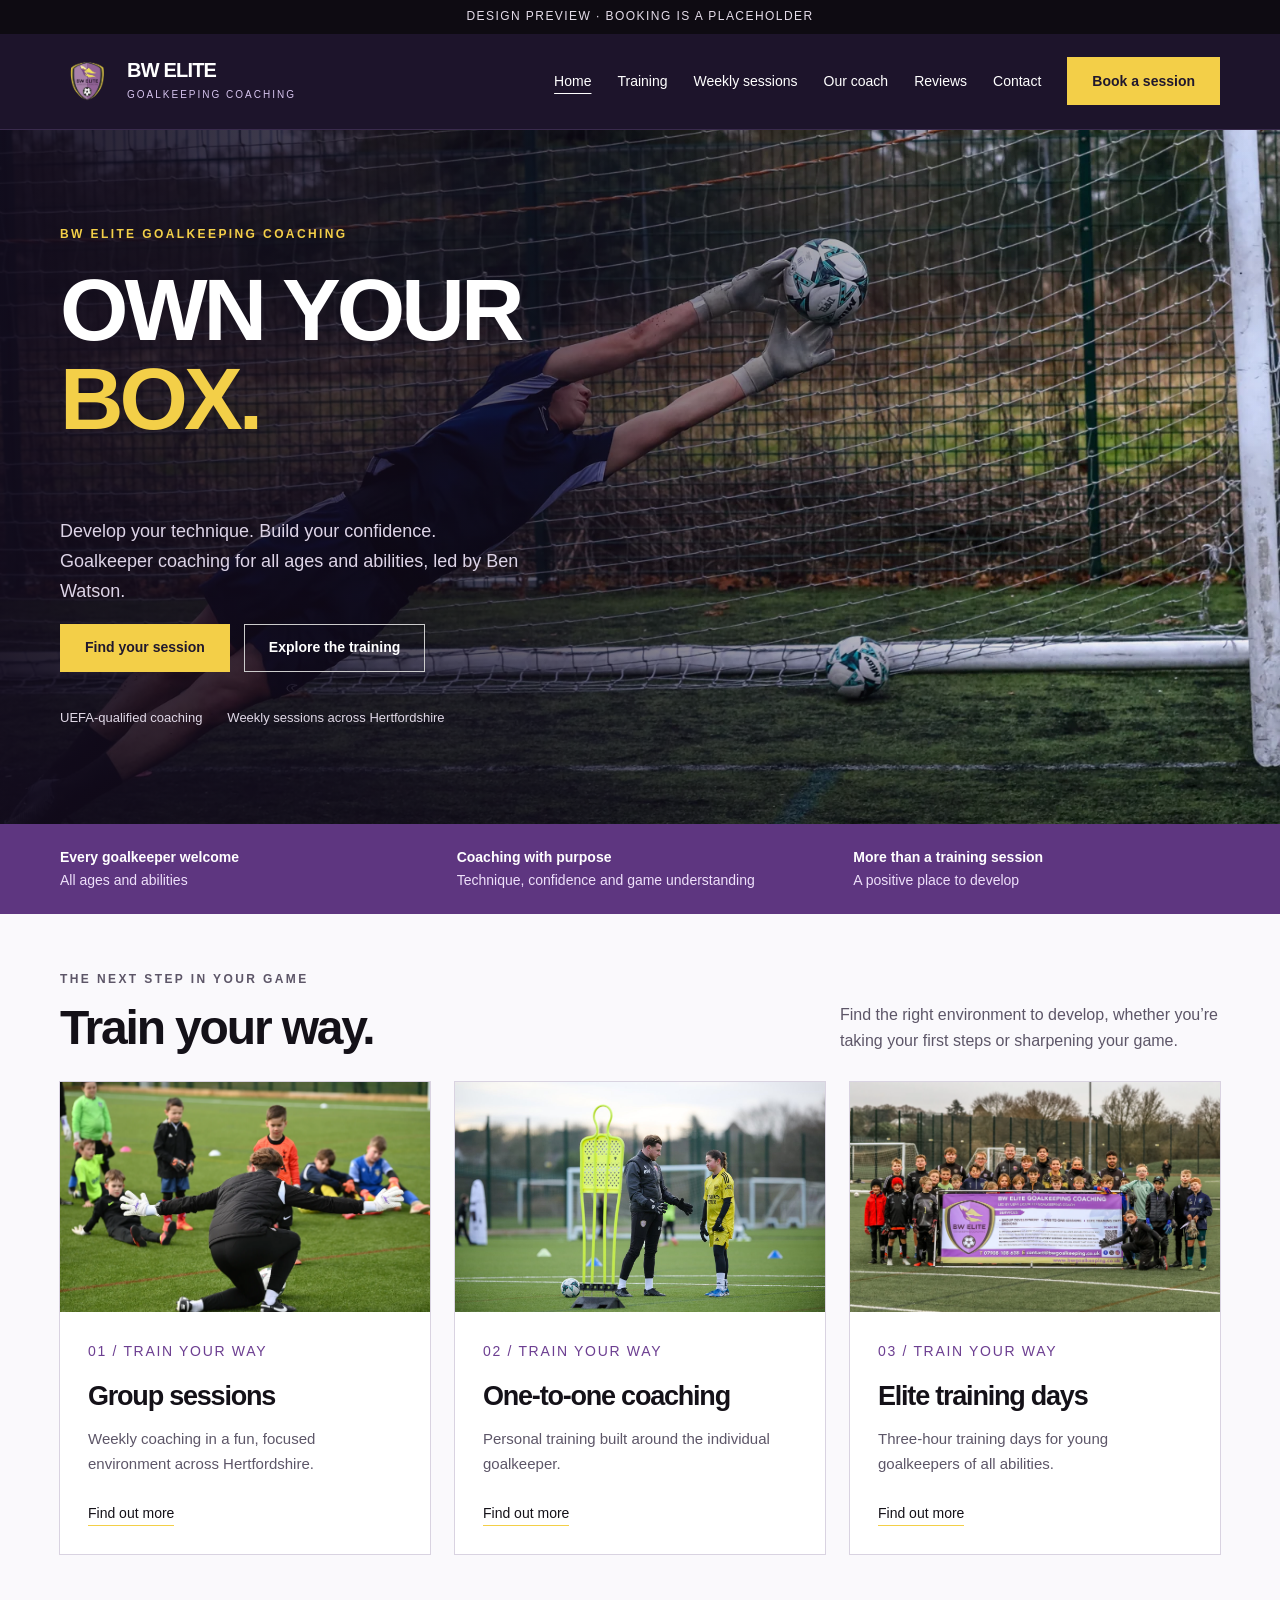
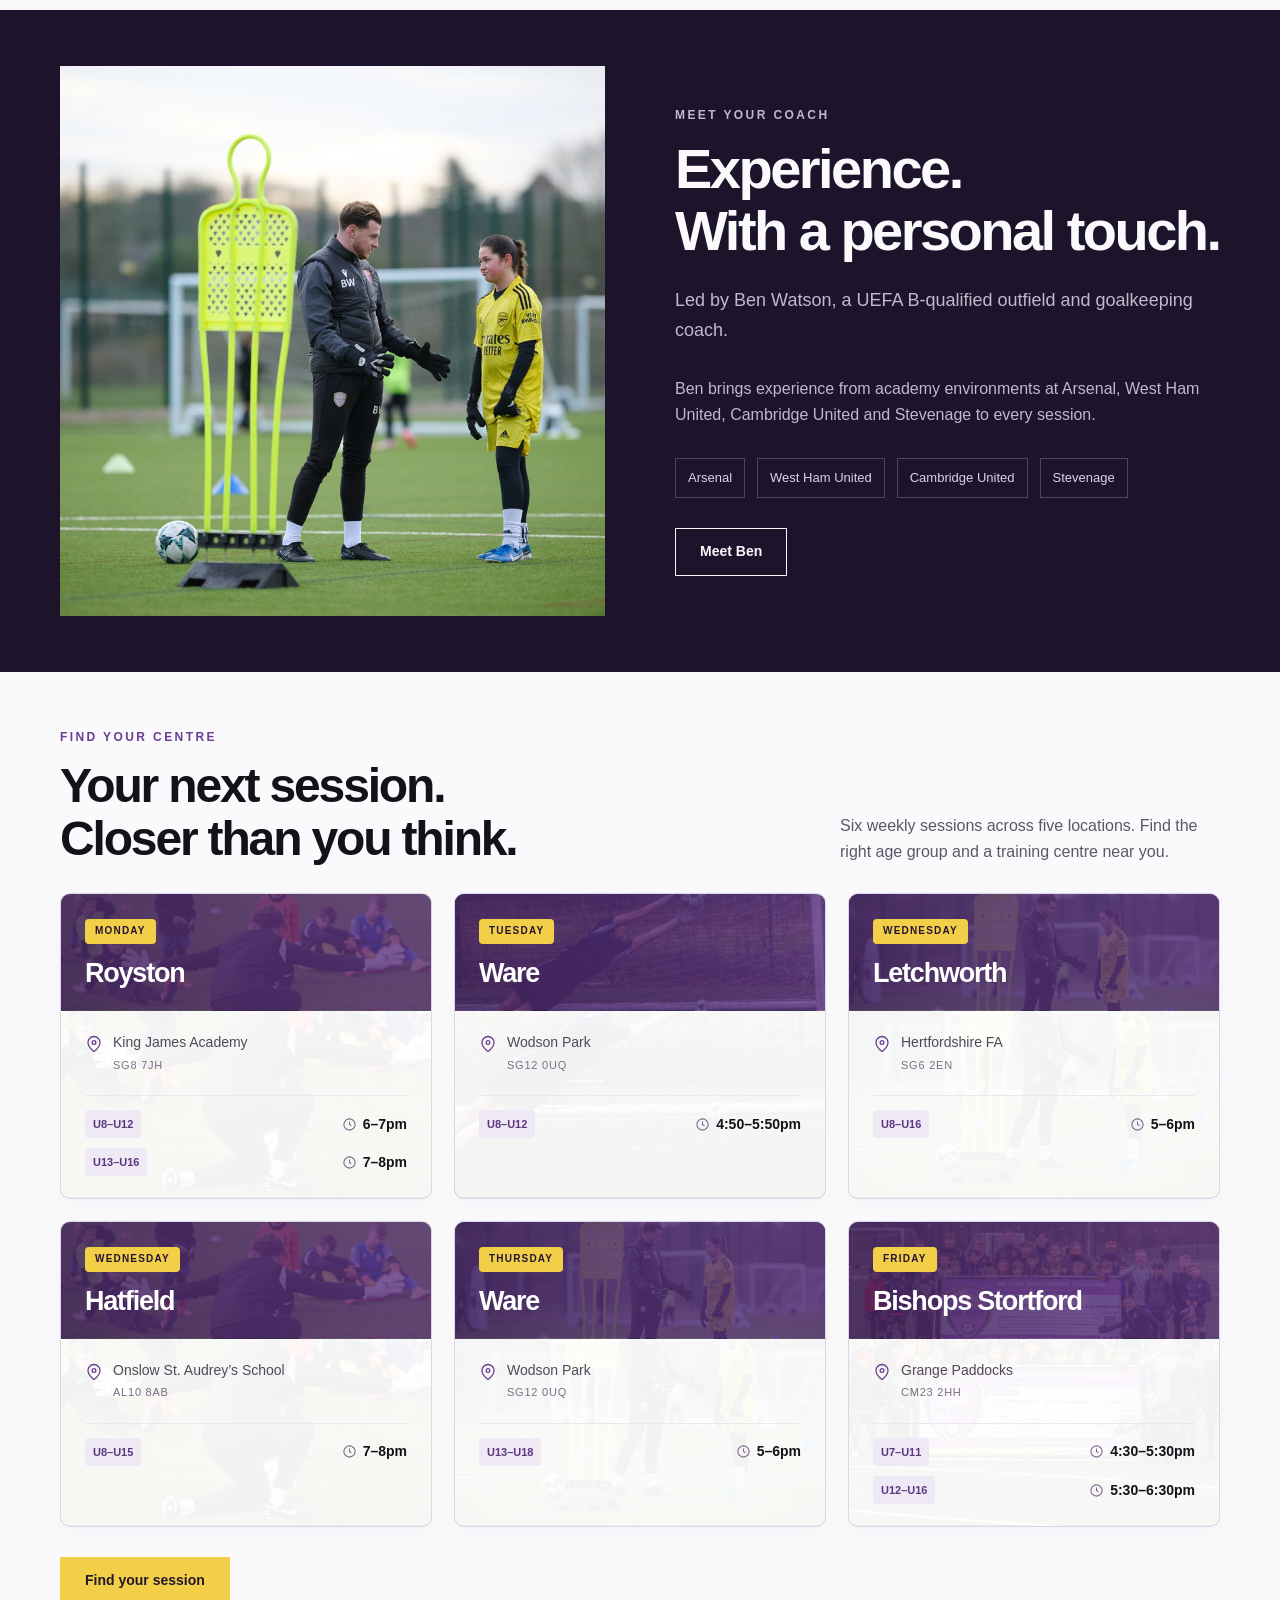
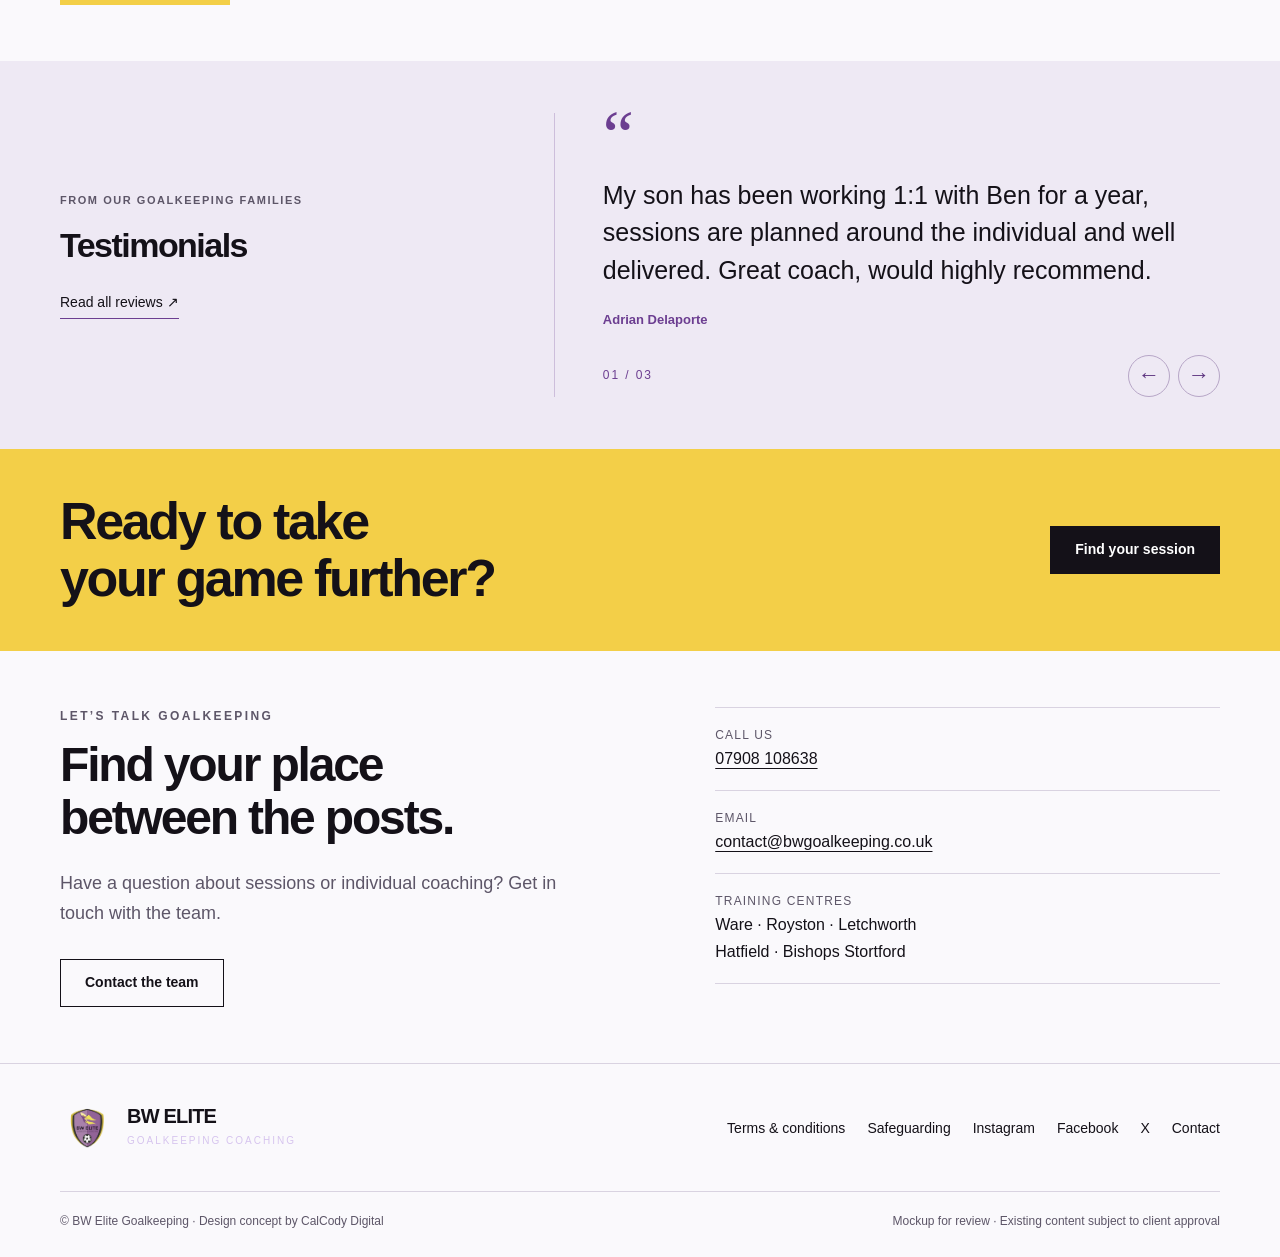
<file: index.html>
<!doctype html><html lang="en-GB"><head><meta charset="utf-8"><meta name="viewport" content="width=device-width,initial-scale=1"><meta name="robots" content="noindex,nofollow"><meta name="description" content="Goalkeeper coaching for all ages and abilities. Explore the BW Elite Goalkeeping design concept."><meta name="theme-color" content="#5e3680"><title>Own your box | BW Elite Goalkeeping</title><link rel="icon" href="data:image/svg+xml,%3Csvg%20xmlns%3D%22http%3A//www.w3.org/2000/svg%22%20viewBox%3D%220%200%2064%2064%22%3E%3Crect%20width%3D%2264%22%20height%3D%2264%22%20rx%3D%228%22%20fill%3D%22%235e3680%22/%3E%3Ctext%20x%3D%2232%22%20y%3D%2243%22%20text-anchor%3D%22middle%22%20font-size%3D%2230%22%20font-family%3D%22Arial%22%20fill%3D%22white%22%3EBW%3C/text%3E%3C/svg%3E"><link rel="stylesheet" href="styles.css"><script src="script.js" defer></script></head><body class="bw"><a class="skip" href="#main">Skip to content</a><div class="preview-bar">Design preview · Booking is a placeholder</div><header class="site-header"><div class="wrap header-inner"><a class="brand" href="index.html" aria-label="BW Elite Goalkeeping home"><img src="assets/edd7eaf7ae22.webp" alt="BW Elite crest" class="" loading="eager" decoding="async"><span><strong>BW ELITE</strong><small>GOALKEEPING COACHING</small></span></a><button type="button" class="menu-toggle" aria-expanded="false" aria-controls="main-nav">Menu</button><nav class="nav" id="main-nav" aria-label="Main navigation"><a href="index.html" aria-current="page">Home</a><a href="services.html">Training</a><a href="group-sessions.html">Weekly sessions</a><a href="about.html">Our coach</a><a href="reviews.html">Reviews</a><a href="contact.html">Contact</a><button class="button " type="button" data-book>Book a session</button></nav></div></header><main id="main"><section class="bw-hero"><img src="assets/07d8062b1c37.webp" alt="Goalkeeper making a diving save during BW Elite training" class="" loading="eager" decoding="async"><div class="wrap bw-copy"><span class="eyebrow">BW Elite Goalkeeping Coaching</span><h1>Own your<br><span>box.</span></h1><p>Develop your technique. Build your confidence. Goalkeeper coaching for all ages and abilities, led by Ben Watson.</p><div class="actions"><button class="button " type="button" data-book>Find your session</button><a class="button outline" href="services.html">Explore the training</a></div><div class="bw-subline"><span>UEFA-qualified coaching</span><span>Weekly sessions across Hertfordshire</span></div></div></section><div class="band"><div class="wrap band-inner"><div><strong>Every goalkeeper welcome</strong><span>All ages and abilities</span></div><div><strong>Coaching with purpose</strong><span>Technique, confidence and game understanding</span></div><div><strong>More than a training session</strong><span>A positive place to develop</span></div></div></div><section class="section bw-programmes"><div class="wrap"><div class="section-head"><div><span class="eyebrow">The next step in your game</span><h2>Train your way.</h2></div><p>Find the right environment to develop, whether you’re taking your first steps or sharpening your game.</p></div><div class="grid"><a class="card" href="group-sessions.html"><img src="assets/27d8efd137d9.webp" alt="Group sessions at BW Elite" class="" loading="lazy" decoding="async"><div><span class="number">01 / TRAIN YOUR WAY</span><h3>Group sessions</h3><p>Weekly coaching in a fun, focused environment across Hertfordshire.</p><span class="text-link">Find out more</span></div></a><a class="card" href="one-to-one.html"><img src="assets/7fd1551de164.jpg" alt="One-to-one coaching at BW Elite" class="" loading="lazy" decoding="async"><div><span class="number">02 / TRAIN YOUR WAY</span><h3>One-to-one coaching</h3><p>Personal training built around the individual goalkeeper.</p><span class="text-link">Find out more</span></div></a><a class="card" href="training-days.html"><img src="assets/783018076355.webp" alt="Elite training days at BW Elite" class="" loading="lazy" decoding="async"><div><span class="number">03 / TRAIN YOUR WAY</span><h3>Elite training days</h3><p>Three-hour training days for young goalkeepers of all abilities.</p><span class="text-link">Find out more</span></div></a></div></div></section><section class="section dark bw-coach"><div class="wrap split"><img src="assets/7fd1551de164.jpg" alt="Ben Watson coaching a young goalkeeper" class="photo" loading="lazy" decoding="async"><div><span class="eyebrow">Meet your coach</span><h2>Experience.<br>With a personal touch.</h2><p class="lede">Led by Ben Watson, a UEFA B-qualified outfield and goalkeeping coach.</p><p>Ben brings experience from academy environments at Arsenal, West Ham United, Cambridge United and Stevenage to every session.</p><div class="clubs"><span>Arsenal</span><span>West Ham United</span><span>Cambridge United</span><span>Stevenage</span></div><div style="margin-top:30px"><a class="button outline" href="about.html">Meet Ben</a></div></div></div></section><section class="section bw-locations"><div class="wrap"><div class="section-head"><div><span class="eyebrow">Find your centre</span><h2>Your next session.<br>Closer than you think.</h2></div><p>Six weekly sessions across five locations. Find the right age group and a training centre near you.</p></div><div class="schedule location-schedule"><article class="location-card"><header class="location-header"><span class="day">Monday</span><h3>Royston</h3><span class="location-field" aria-hidden="true"></span></header><div class="location-body"><p class="location-venue"><svg viewBox="0 0 24 24" fill="none" stroke="currentColor" stroke-width="1.7" aria-hidden="true"><path d="M20 10c0 6-8 12-8 12S4 16 4 10a8 8 0 1 1 16 0Z"/><circle cx="12" cy="10" r="2.5"/></svg><span>King James Academy<small>SG8 7JH</small></span></p><div class="location-sessions"><div class="location-session"><span class="age-group">U8–U12</span><span class="session-time"><svg viewBox="0 0 24 24" fill="none" stroke="currentColor" stroke-width="1.7" aria-hidden="true"><circle cx="12" cy="12" r="9"/><path d="M12 7v5l3 2"/></svg><time>6–7pm</time></span></div><div class="location-session"><span class="age-group">U13–U16</span><span class="session-time"><svg viewBox="0 0 24 24" fill="none" stroke="currentColor" stroke-width="1.7" aria-hidden="true"><circle cx="12" cy="12" r="9"/><path d="M12 7v5l3 2"/></svg><time>7–8pm</time></span></div></div></div></article><article class="location-card"><header class="location-header"><span class="day">Tuesday</span><h3>Ware</h3><span class="location-field" aria-hidden="true"></span></header><div class="location-body"><p class="location-venue"><svg viewBox="0 0 24 24" fill="none" stroke="currentColor" stroke-width="1.7" aria-hidden="true"><path d="M20 10c0 6-8 12-8 12S4 16 4 10a8 8 0 1 1 16 0Z"/><circle cx="12" cy="10" r="2.5"/></svg><span>Wodson Park<small>SG12 0UQ</small></span></p><div class="location-sessions"><div class="location-session"><span class="age-group">U8–U12</span><span class="session-time"><svg viewBox="0 0 24 24" fill="none" stroke="currentColor" stroke-width="1.7" aria-hidden="true"><circle cx="12" cy="12" r="9"/><path d="M12 7v5l3 2"/></svg><time>4:50–5:50pm</time></span></div></div></div></article><article class="location-card"><header class="location-header"><span class="day">Wednesday</span><h3>Letchworth</h3><span class="location-field" aria-hidden="true"></span></header><div class="location-body"><p class="location-venue"><svg viewBox="0 0 24 24" fill="none" stroke="currentColor" stroke-width="1.7" aria-hidden="true"><path d="M20 10c0 6-8 12-8 12S4 16 4 10a8 8 0 1 1 16 0Z"/><circle cx="12" cy="10" r="2.5"/></svg><span>Hertfordshire FA<small>SG6 2EN</small></span></p><div class="location-sessions"><div class="location-session"><span class="age-group">U8–U16</span><span class="session-time"><svg viewBox="0 0 24 24" fill="none" stroke="currentColor" stroke-width="1.7" aria-hidden="true"><circle cx="12" cy="12" r="9"/><path d="M12 7v5l3 2"/></svg><time>5–6pm</time></span></div></div></div></article><article class="location-card"><header class="location-header"><span class="day">Wednesday</span><h3>Hatfield</h3><span class="location-field" aria-hidden="true"></span></header><div class="location-body"><p class="location-venue"><svg viewBox="0 0 24 24" fill="none" stroke="currentColor" stroke-width="1.7" aria-hidden="true"><path d="M20 10c0 6-8 12-8 12S4 16 4 10a8 8 0 1 1 16 0Z"/><circle cx="12" cy="10" r="2.5"/></svg><span>Onslow St. Audrey’s School<small>AL10 8AB</small></span></p><div class="location-sessions"><div class="location-session"><span class="age-group">U8–U15</span><span class="session-time"><svg viewBox="0 0 24 24" fill="none" stroke="currentColor" stroke-width="1.7" aria-hidden="true"><circle cx="12" cy="12" r="9"/><path d="M12 7v5l3 2"/></svg><time>7–8pm</time></span></div></div></div></article><article class="location-card"><header class="location-header"><span class="day">Thursday</span><h3>Ware</h3><span class="location-field" aria-hidden="true"></span></header><div class="location-body"><p class="location-venue"><svg viewBox="0 0 24 24" fill="none" stroke="currentColor" stroke-width="1.7" aria-hidden="true"><path d="M20 10c0 6-8 12-8 12S4 16 4 10a8 8 0 1 1 16 0Z"/><circle cx="12" cy="10" r="2.5"/></svg><span>Wodson Park<small>SG12 0UQ</small></span></p><div class="location-sessions"><div class="location-session"><span class="age-group">U13–U18</span><span class="session-time"><svg viewBox="0 0 24 24" fill="none" stroke="currentColor" stroke-width="1.7" aria-hidden="true"><circle cx="12" cy="12" r="9"/><path d="M12 7v5l3 2"/></svg><time>5–6pm</time></span></div></div></div></article><article class="location-card"><header class="location-header"><span class="day">Friday</span><h3>Bishops Stortford</h3><span class="location-field" aria-hidden="true"></span></header><div class="location-body"><p class="location-venue"><svg viewBox="0 0 24 24" fill="none" stroke="currentColor" stroke-width="1.7" aria-hidden="true"><path d="M20 10c0 6-8 12-8 12S4 16 4 10a8 8 0 1 1 16 0Z"/><circle cx="12" cy="10" r="2.5"/></svg><span>Grange Paddocks<small>CM23 2HH</small></span></p><div class="location-sessions"><div class="location-session"><span class="age-group">U7–U11</span><span class="session-time"><svg viewBox="0 0 24 24" fill="none" stroke="currentColor" stroke-width="1.7" aria-hidden="true"><circle cx="12" cy="12" r="9"/><path d="M12 7v5l3 2"/></svg><time>4:30–5:30pm</time></span></div><div class="location-session"><span class="age-group">U12–U16</span><span class="session-time"><svg viewBox="0 0 24 24" fill="none" stroke="currentColor" stroke-width="1.7" aria-hidden="true"><circle cx="12" cy="12" r="9"/><path d="M12 7v5l3 2"/></svg><time>5:30–6:30pm</time></span></div></div></div></article></div><div style="margin-top:30px"><button class="button " type="button" data-book>Find your session</button></div></div></section><section class="bw-review" aria-labelledby="family-review-title"><div class="wrap testimonial-layout"><div class="testimonial-heading"><span class="eyebrow">From our goalkeeping families</span><h2 id="family-review-title">Testimonials</h2><a class="text-link" href="reviews.html">Read all reviews <span aria-hidden="true">↗</span></a></div><div class="testimonial-feature" role="region" aria-label="Featured family reviews" data-testimonials><span class="testimonial-quote-mark" aria-hidden="true">“</span><div class="testimonial-slides" aria-live="polite" aria-atomic="true"><figure class="testimonial-slide"><blockquote>My son has been working 1:1 with Ben for a year, sessions are planned around the individual and well delivered. Great coach, would highly recommend.</blockquote><figcaption>Adrian Delaporte</figcaption></figure><figure class="testimonial-slide"><blockquote>My son has been working 1:1 with Ben for a year, and he absolutely relishes every session. Ben's ability to make sessions enjoyable yet challenging is brilliant.</blockquote><figcaption>Lee Downes</figcaption></figure><figure class="testimonial-slide"><blockquote>We travel an hour just to attend Ben's camps and 1-2-1 sessions. My son loves going and always comes out buzzing.</blockquote><figcaption>Maria Lowry</figcaption></figure></div><div class="testimonial-controls" hidden><span class="testimonial-count" aria-hidden="true">01 / 03</span><div><button type="button" data-review-prev aria-label="Previous testimonial">←</button><button type="button" data-review-next aria-label="Next testimonial">→</button></div></div></div></div></section><section class="bw-callout"><div class="wrap"><h2>Ready to take<br>your game further?</h2><button class="button " type="button" data-book>Find your session</button></div></section><section class="section"><div class="wrap contact-block"><div><span class="eyebrow">Let’s talk goalkeeping</span><h2>Find your place<br>between the posts.</h2><p class="lede">Have a question about sessions or individual coaching? Get in touch with the team.</p><a class="button outline" href="contact.html">Contact the team</a></div><div class="contact-details"><div><small>Call us</small><a href="tel:07908108638">07908 108638</a></div><div><small>Email</small><a href="mailto:contact@bwgoalkeeping.co.uk">contact@bwgoalkeeping.co.uk</a></div><div><small>Training centres</small>Ware · Royston · Letchworth<br>Hatfield · Bishops Stortford</div></div></div></section></main><footer class="site-footer"><div class="wrap"><div class="footer-top"><a class="brand" href="index.html" aria-label="BW Elite Goalkeeping home"><img src="assets/edd7eaf7ae22.webp" alt="BW Elite crest" class="" loading="eager" decoding="async"><span><strong>BW ELITE</strong><small>GOALKEEPING COACHING</small></span></a><nav class="footer-links" aria-label="Footer navigation"><a href="assets/terms-and-conditions.pdf">Terms & conditions</a><a href="assets/safeguarding.pdf">Safeguarding</a><a href="https://www.instagram.com/bw_goalkeeping">Instagram</a><a href="https://www.facebook.com/bwgoalkeeping">Facebook</a><a href="https://www.x.com/bw_goalkeeping">X</a><a class="" href="contact.html">Contact</a></nav></div><div class="footer-bottom"><span>© BW Elite Goalkeeping · Design concept by CalCody Digital</span><span>Mockup for review · Existing content subject to client approval</span></div></div></footer><button class="button mobile-book" type="button" data-book>Book a session</button><dialog class="modal" id="booking-modal" aria-labelledby="modal-title"><button class="close" type="button" data-close aria-label="Close booking preview">×</button><span class="eyebrow">Booking preview</span><h2 id="modal-title">Your next visit starts here.</h2><p>This is a placeholder for the booking experience. Online booking will be connected when the website is approved.</p><p>No appointment has been made.</p><button class="button" type="button" data-close>Continue exploring</button></dialog></body></html>
</file>
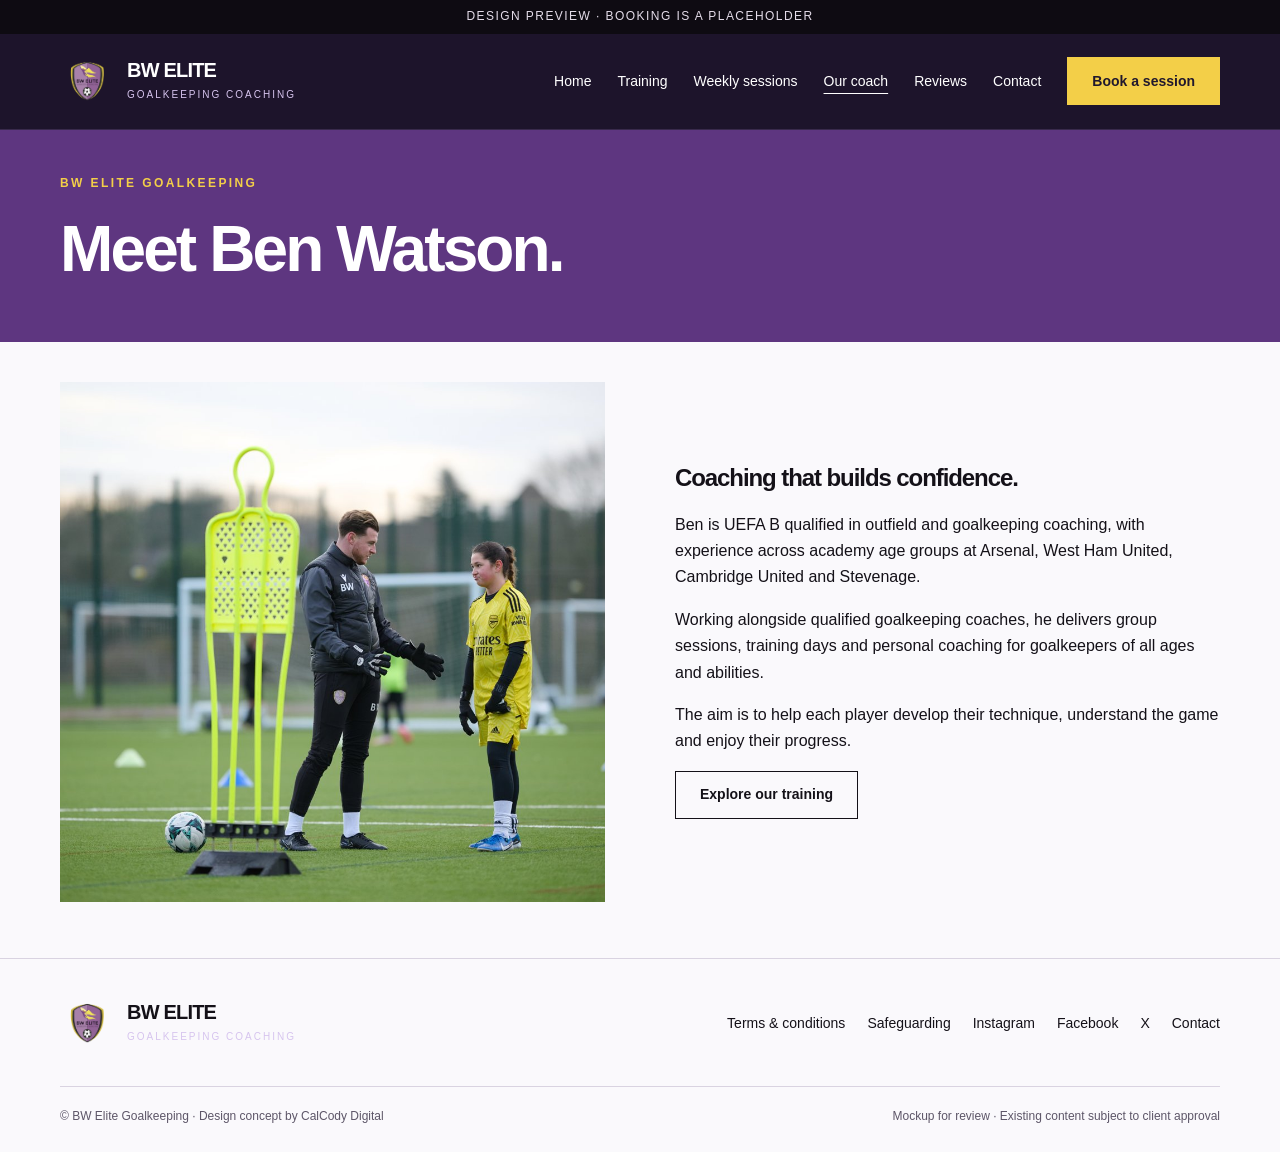
<file: about.html>
<!doctype html><html lang="en-GB"><head><meta charset="utf-8"><meta name="viewport" content="width=device-width,initial-scale=1"><meta name="robots" content="noindex,nofollow"><meta name="description" content="Meet Ben Watson. — BW Elite Goalkeeping design preview."><meta name="theme-color" content="#5e3680"><title>Meet Ben Watson. | BW Elite Goalkeeping</title><link rel="icon" href="data:image/svg+xml,%3Csvg%20xmlns%3D%22http%3A//www.w3.org/2000/svg%22%20viewBox%3D%220%200%2064%2064%22%3E%3Crect%20width%3D%2264%22%20height%3D%2264%22%20rx%3D%228%22%20fill%3D%22%235e3680%22/%3E%3Ctext%20x%3D%2232%22%20y%3D%2243%22%20text-anchor%3D%22middle%22%20font-size%3D%2230%22%20font-family%3D%22Arial%22%20fill%3D%22white%22%3EBW%3C/text%3E%3C/svg%3E"><link rel="stylesheet" href="styles.css"><script src="script.js" defer></script></head><body class="bw"><a class="skip" href="#main">Skip to content</a><div class="preview-bar">Design preview · Booking is a placeholder</div><header class="site-header"><div class="wrap header-inner"><a class="brand" href="index.html" aria-label="BW Elite Goalkeeping home"><img src="assets/edd7eaf7ae22.webp" alt="BW Elite crest" class="" loading="eager" decoding="async"><span><strong>BW ELITE</strong><small>GOALKEEPING COACHING</small></span></a><button type="button" class="menu-toggle" aria-expanded="false" aria-controls="main-nav">Menu</button><nav class="nav" id="main-nav" aria-label="Main navigation"><a href="index.html">Home</a><a href="services.html">Training</a><a href="group-sessions.html">Weekly sessions</a><a href="about.html" aria-current="page">Our coach</a><a href="reviews.html">Reviews</a><a href="contact.html">Contact</a><button class="button " type="button" data-book>Book a session</button></nav></div></header><main id="main"><section class="page-intro"><div class="wrap"><span class="eyebrow">BW Elite Goalkeeping</span><h1>Meet Ben Watson.</h1></div></section><section class="page-content"><div class="wrap"><div class="split"><img src="assets/7fd1551de164.jpg" alt="Ben Watson during a BW Elite coaching session" class="photo" loading="lazy" decoding="async"><div><h2>Coaching that builds confidence.</h2><p>Ben is UEFA B qualified in outfield and goalkeeping coaching, with experience across academy age groups at Arsenal, West Ham United, Cambridge United and Stevenage.</p><p>Working alongside qualified goalkeeping coaches, he delivers group sessions, training days and personal coaching for goalkeepers of all ages and abilities.</p><p>The aim is to help each player develop their technique, understand the game and enjoy their progress.</p><a class="button outline" href="services.html">Explore our training</a></div></div></div></section></main><footer class="site-footer"><div class="wrap"><div class="footer-top"><a class="brand" href="index.html" aria-label="BW Elite Goalkeeping home"><img src="assets/edd7eaf7ae22.webp" alt="BW Elite crest" class="" loading="eager" decoding="async"><span><strong>BW ELITE</strong><small>GOALKEEPING COACHING</small></span></a><nav class="footer-links" aria-label="Footer navigation"><a href="assets/terms-and-conditions.pdf">Terms & conditions</a><a href="assets/safeguarding.pdf">Safeguarding</a><a href="https://www.instagram.com/bw_goalkeeping">Instagram</a><a href="https://www.facebook.com/bwgoalkeeping">Facebook</a><a href="https://www.x.com/bw_goalkeeping">X</a><a class="" href="contact.html">Contact</a></nav></div><div class="footer-bottom"><span>© BW Elite Goalkeeping · Design concept by CalCody Digital</span><span>Mockup for review · Existing content subject to client approval</span></div></div></footer><button class="button mobile-book" type="button" data-book>Book a session</button><dialog class="modal" id="booking-modal" aria-labelledby="modal-title"><button class="close" type="button" data-close aria-label="Close booking preview">×</button><span class="eyebrow">Booking preview</span><h2 id="modal-title">Your next visit starts here.</h2><p>This is a placeholder for the booking experience. Online booking will be connected when the website is approved.</p><p>No appointment has been made.</p><button class="button" type="button" data-close>Continue exploring</button></dialog></body></html>
</file>
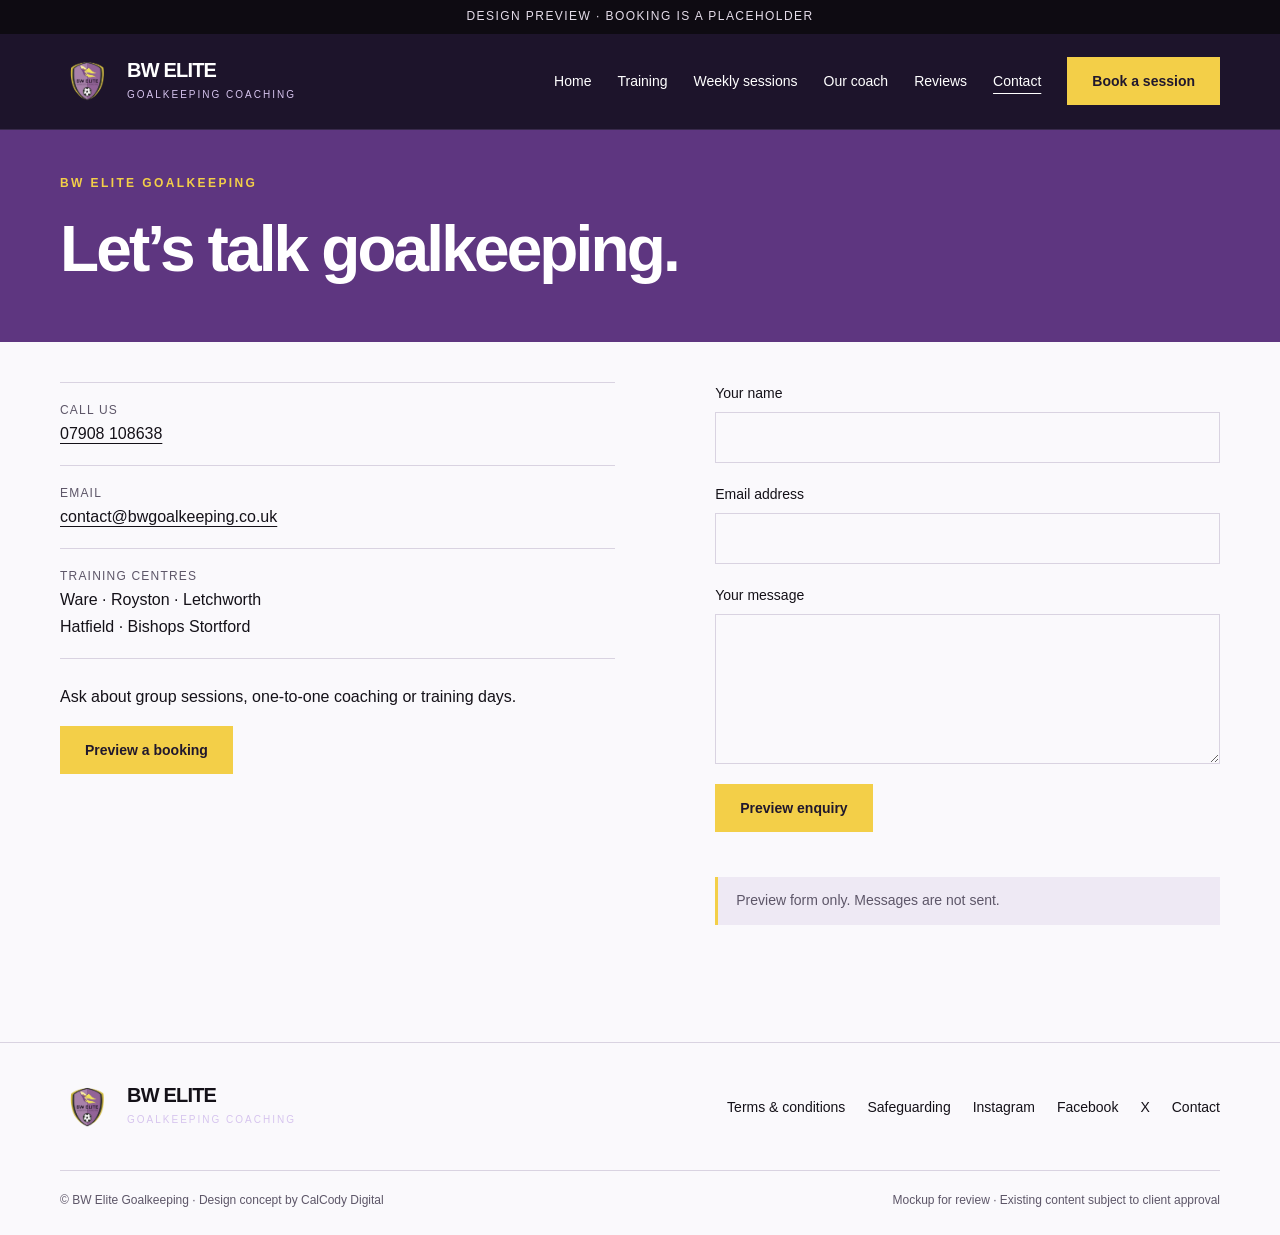
<file: contact.html>
<!doctype html><html lang="en-GB"><head><meta charset="utf-8"><meta name="viewport" content="width=device-width,initial-scale=1"><meta name="robots" content="noindex,nofollow"><meta name="description" content="Let’s talk goalkeeping. — BW Elite Goalkeeping design preview."><meta name="theme-color" content="#5e3680"><title>Let’s talk goalkeeping. | BW Elite Goalkeeping</title><link rel="icon" href="data:image/svg+xml,%3Csvg%20xmlns%3D%22http%3A//www.w3.org/2000/svg%22%20viewBox%3D%220%200%2064%2064%22%3E%3Crect%20width%3D%2264%22%20height%3D%2264%22%20rx%3D%228%22%20fill%3D%22%235e3680%22/%3E%3Ctext%20x%3D%2232%22%20y%3D%2243%22%20text-anchor%3D%22middle%22%20font-size%3D%2230%22%20font-family%3D%22Arial%22%20fill%3D%22white%22%3EBW%3C/text%3E%3C/svg%3E"><link rel="stylesheet" href="styles.css"><script src="script.js" defer></script></head><body class="bw"><a class="skip" href="#main">Skip to content</a><div class="preview-bar">Design preview · Booking is a placeholder</div><header class="site-header"><div class="wrap header-inner"><a class="brand" href="index.html" aria-label="BW Elite Goalkeeping home"><img src="assets/edd7eaf7ae22.webp" alt="BW Elite crest" class="" loading="eager" decoding="async"><span><strong>BW ELITE</strong><small>GOALKEEPING COACHING</small></span></a><button type="button" class="menu-toggle" aria-expanded="false" aria-controls="main-nav">Menu</button><nav class="nav" id="main-nav" aria-label="Main navigation"><a href="index.html">Home</a><a href="services.html">Training</a><a href="group-sessions.html">Weekly sessions</a><a href="about.html">Our coach</a><a href="reviews.html">Reviews</a><a href="contact.html" aria-current="page">Contact</a><button class="button " type="button" data-book>Book a session</button></nav></div></header><main id="main"><section class="page-intro"><div class="wrap"><span class="eyebrow">BW Elite Goalkeeping</span><h1>Let’s talk goalkeeping.</h1></div></section><section class="page-content"><div class="wrap"><div class="contact-block"><div><div class="contact-details"><div><small>Call us</small><a href="tel:07908108638">07908 108638</a></div><div><small>Email</small><a href="mailto:contact@bwgoalkeeping.co.uk">contact@bwgoalkeeping.co.uk</a></div><div><small>Training centres</small>Ware · Royston · Letchworth<br>Hatfield · Bishops Stortford</div></div><p style="margin-top:25px">Ask about group sessions, one-to-one coaching or training days.</p><button class="button " type="button" data-book>Preview a booking</button></div><form class="form" data-demo><label>Your name<input name="name" autocomplete="name" required></label><label>Email address<input type="email" name="email" autocomplete="email" required></label><label>Your message<textarea name="message" required></textarea></label><button class="button" type="submit">Preview enquiry</button><p class="note">Preview form only. Messages are not sent.</p><p role="status" aria-live="polite"></p></form></div></div></section></main><footer class="site-footer"><div class="wrap"><div class="footer-top"><a class="brand" href="index.html" aria-label="BW Elite Goalkeeping home"><img src="assets/edd7eaf7ae22.webp" alt="BW Elite crest" class="" loading="eager" decoding="async"><span><strong>BW ELITE</strong><small>GOALKEEPING COACHING</small></span></a><nav class="footer-links" aria-label="Footer navigation"><a href="assets/terms-and-conditions.pdf">Terms & conditions</a><a href="assets/safeguarding.pdf">Safeguarding</a><a href="https://www.instagram.com/bw_goalkeeping">Instagram</a><a href="https://www.facebook.com/bwgoalkeeping">Facebook</a><a href="https://www.x.com/bw_goalkeeping">X</a><a class="" href="contact.html">Contact</a></nav></div><div class="footer-bottom"><span>© BW Elite Goalkeeping · Design concept by CalCody Digital</span><span>Mockup for review · Existing content subject to client approval</span></div></div></footer><button class="button mobile-book" type="button" data-book>Book a session</button><dialog class="modal" id="booking-modal" aria-labelledby="modal-title"><button class="close" type="button" data-close aria-label="Close booking preview">×</button><span class="eyebrow">Booking preview</span><h2 id="modal-title">Your next visit starts here.</h2><p>This is a placeholder for the booking experience. Online booking will be connected when the website is approved.</p><p>No appointment has been made.</p><button class="button" type="button" data-close>Continue exploring</button></dialog></body></html>
</file>
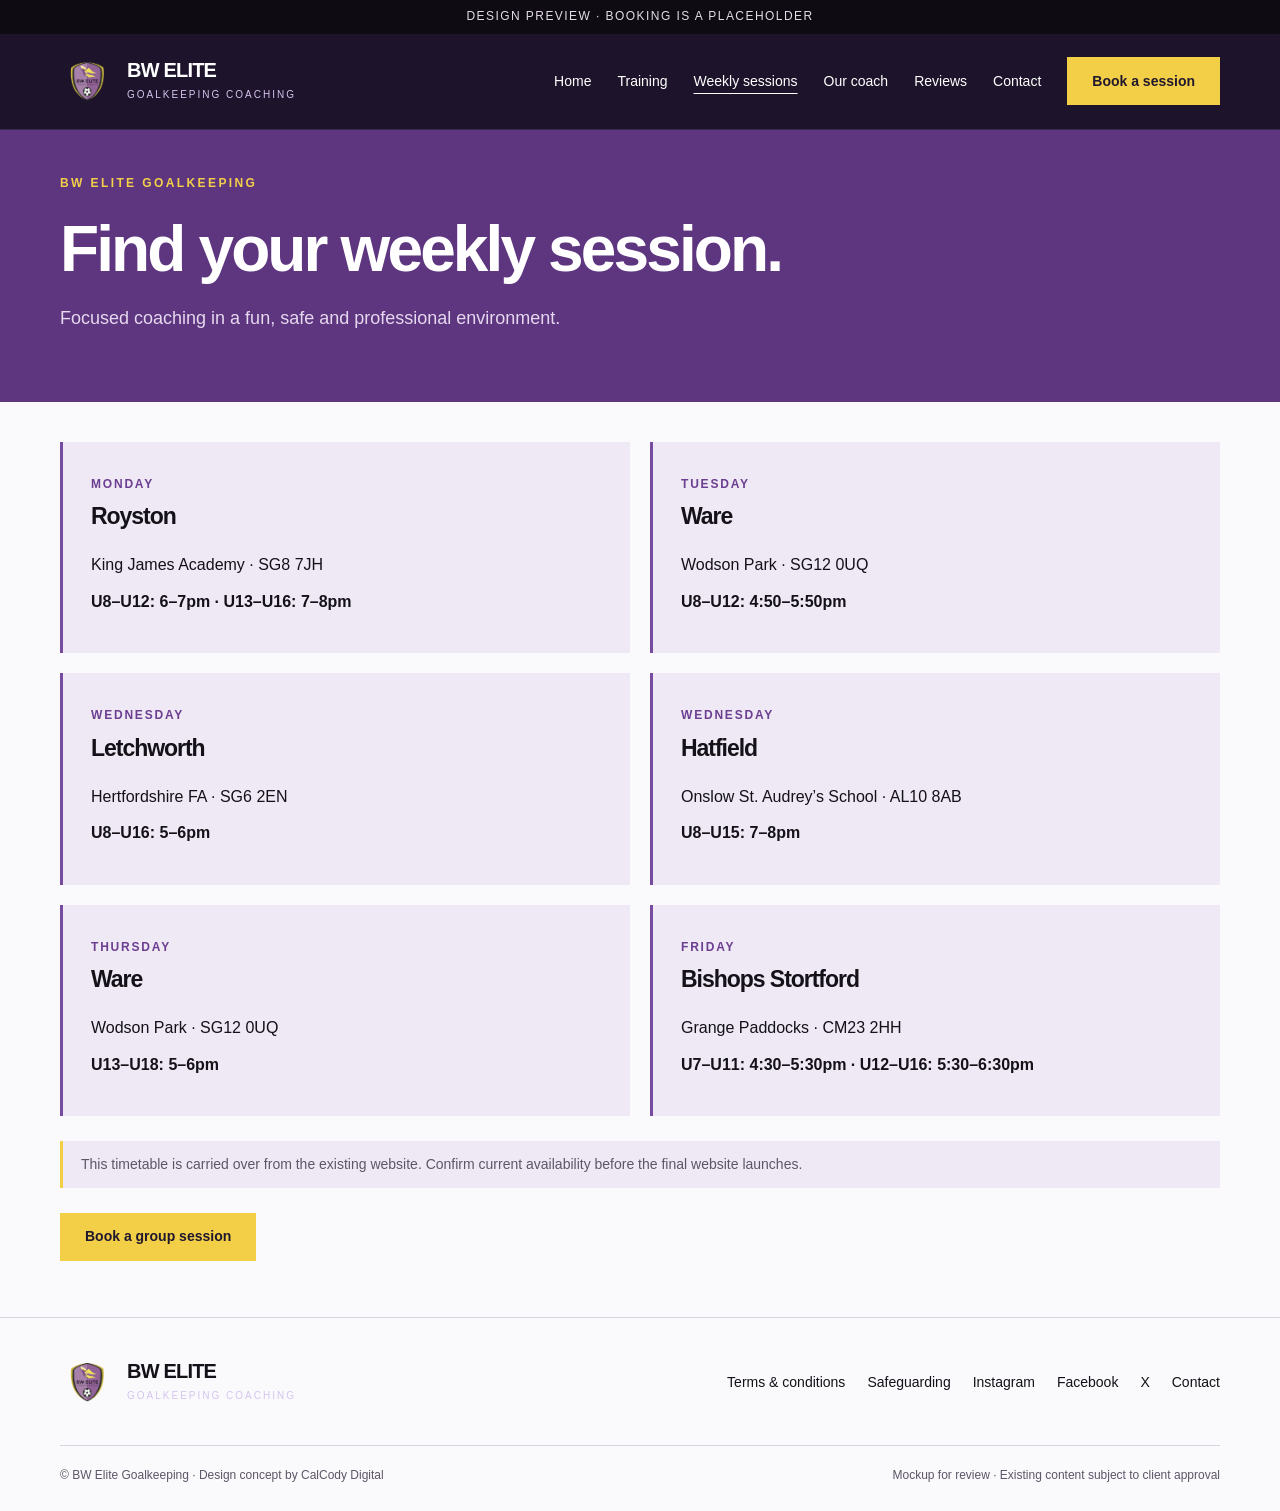
<file: group-sessions.html>
<!doctype html><html lang="en-GB"><head><meta charset="utf-8"><meta name="viewport" content="width=device-width,initial-scale=1"><meta name="robots" content="noindex,nofollow"><meta name="description" content="Find your weekly session. — BW Elite Goalkeeping design preview."><meta name="theme-color" content="#5e3680"><title>Find your weekly session. | BW Elite Goalkeeping</title><link rel="icon" href="data:image/svg+xml,%3Csvg%20xmlns%3D%22http%3A//www.w3.org/2000/svg%22%20viewBox%3D%220%200%2064%2064%22%3E%3Crect%20width%3D%2264%22%20height%3D%2264%22%20rx%3D%228%22%20fill%3D%22%235e3680%22/%3E%3Ctext%20x%3D%2232%22%20y%3D%2243%22%20text-anchor%3D%22middle%22%20font-size%3D%2230%22%20font-family%3D%22Arial%22%20fill%3D%22white%22%3EBW%3C/text%3E%3C/svg%3E"><link rel="stylesheet" href="styles.css"><script src="script.js" defer></script></head><body class="bw"><a class="skip" href="#main">Skip to content</a><div class="preview-bar">Design preview · Booking is a placeholder</div><header class="site-header"><div class="wrap header-inner"><a class="brand" href="index.html" aria-label="BW Elite Goalkeeping home"><img src="assets/edd7eaf7ae22.webp" alt="BW Elite crest" class="" loading="eager" decoding="async"><span><strong>BW ELITE</strong><small>GOALKEEPING COACHING</small></span></a><button type="button" class="menu-toggle" aria-expanded="false" aria-controls="main-nav">Menu</button><nav class="nav" id="main-nav" aria-label="Main navigation"><a href="index.html">Home</a><a href="services.html">Training</a><a href="group-sessions.html" aria-current="page">Weekly sessions</a><a href="about.html">Our coach</a><a href="reviews.html">Reviews</a><a href="contact.html">Contact</a><button class="button " type="button" data-book>Book a session</button></nav></div></header><main id="main"><section class="page-intro"><div class="wrap"><span class="eyebrow">BW Elite Goalkeeping</span><h1>Find your weekly session.</h1><p class="lede">Focused coaching in a fun, safe and professional environment.</p></div></section><section class="page-content"><div class="wrap"><div class="schedule"><article><span class="day">Monday</span><h3>Royston</h3><p>King James Academy · SG8 7JH</p><p><time>U8–U12: 6–7pm · U13–U16: 7–8pm</time></p></article><article><span class="day">Tuesday</span><h3>Ware</h3><p>Wodson Park · SG12 0UQ</p><p><time>U8–U12: 4:50–5:50pm</time></p></article><article><span class="day">Wednesday</span><h3>Letchworth</h3><p>Hertfordshire FA · SG6 2EN</p><p><time>U8–U16: 5–6pm</time></p></article><article><span class="day">Wednesday</span><h3>Hatfield</h3><p>Onslow St. Audrey’s School · AL10 8AB</p><p><time>U8–U15: 7–8pm</time></p></article><article><span class="day">Thursday</span><h3>Ware</h3><p>Wodson Park · SG12 0UQ</p><p><time>U13–U18: 5–6pm</time></p></article><article><span class="day">Friday</span><h3>Bishops Stortford</h3><p>Grange Paddocks · CM23 2HH</p><p><time>U7–U11: 4:30–5:30pm · U12–U16: 5:30–6:30pm</time></p></article></div><p class="note">This timetable is carried over from the existing website. Confirm current availability before the final website launches.</p><button class="button " type="button" data-book>Book a group session</button></div></section></main><footer class="site-footer"><div class="wrap"><div class="footer-top"><a class="brand" href="index.html" aria-label="BW Elite Goalkeeping home"><img src="assets/edd7eaf7ae22.webp" alt="BW Elite crest" class="" loading="eager" decoding="async"><span><strong>BW ELITE</strong><small>GOALKEEPING COACHING</small></span></a><nav class="footer-links" aria-label="Footer navigation"><a href="assets/terms-and-conditions.pdf">Terms & conditions</a><a href="assets/safeguarding.pdf">Safeguarding</a><a href="https://www.instagram.com/bw_goalkeeping">Instagram</a><a href="https://www.facebook.com/bwgoalkeeping">Facebook</a><a href="https://www.x.com/bw_goalkeeping">X</a><a class="" href="contact.html">Contact</a></nav></div><div class="footer-bottom"><span>© BW Elite Goalkeeping · Design concept by CalCody Digital</span><span>Mockup for review · Existing content subject to client approval</span></div></div></footer><button class="button mobile-book" type="button" data-book>Book a session</button><dialog class="modal" id="booking-modal" aria-labelledby="modal-title"><button class="close" type="button" data-close aria-label="Close booking preview">×</button><span class="eyebrow">Booking preview</span><h2 id="modal-title">Your next visit starts here.</h2><p>This is a placeholder for the booking experience. Online booking will be connected when the website is approved.</p><p>No appointment has been made.</p><button class="button" type="button" data-close>Continue exploring</button></dialog></body></html>
</file>
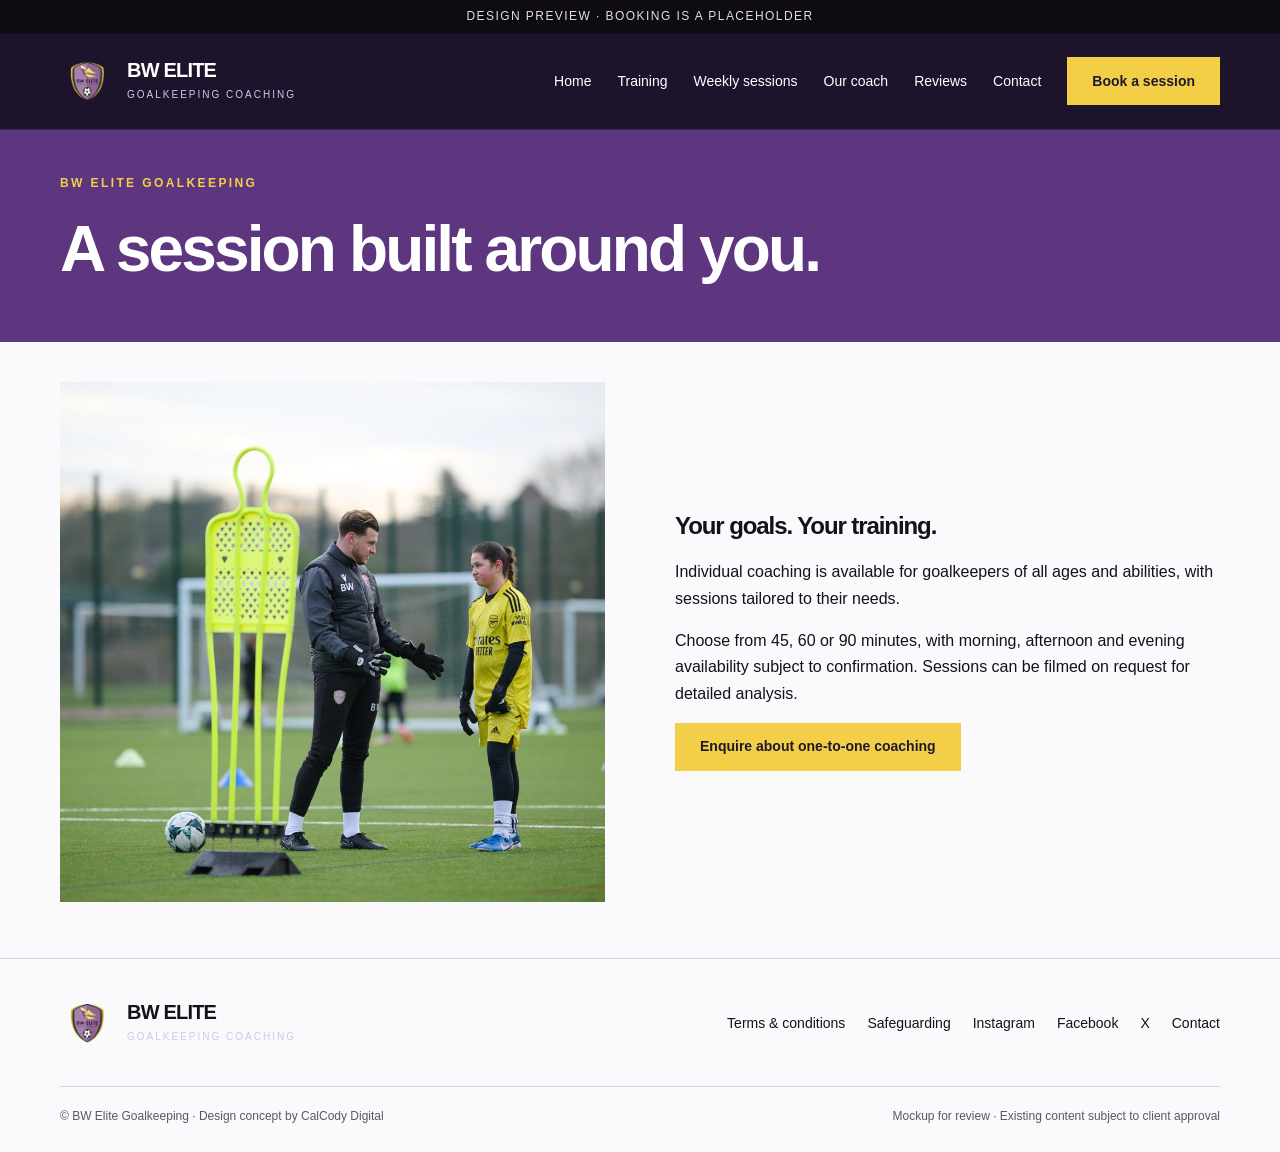
<file: one-to-one.html>
<!doctype html><html lang="en-GB"><head><meta charset="utf-8"><meta name="viewport" content="width=device-width,initial-scale=1"><meta name="robots" content="noindex,nofollow"><meta name="description" content="A session built around you. — BW Elite Goalkeeping design preview."><meta name="theme-color" content="#5e3680"><title>A session built around you. | BW Elite Goalkeeping</title><link rel="icon" href="data:image/svg+xml,%3Csvg%20xmlns%3D%22http%3A//www.w3.org/2000/svg%22%20viewBox%3D%220%200%2064%2064%22%3E%3Crect%20width%3D%2264%22%20height%3D%2264%22%20rx%3D%228%22%20fill%3D%22%235e3680%22/%3E%3Ctext%20x%3D%2232%22%20y%3D%2243%22%20text-anchor%3D%22middle%22%20font-size%3D%2230%22%20font-family%3D%22Arial%22%20fill%3D%22white%22%3EBW%3C/text%3E%3C/svg%3E"><link rel="stylesheet" href="styles.css"><script src="script.js" defer></script></head><body class="bw"><a class="skip" href="#main">Skip to content</a><div class="preview-bar">Design preview · Booking is a placeholder</div><header class="site-header"><div class="wrap header-inner"><a class="brand" href="index.html" aria-label="BW Elite Goalkeeping home"><img src="assets/edd7eaf7ae22.webp" alt="BW Elite crest" class="" loading="eager" decoding="async"><span><strong>BW ELITE</strong><small>GOALKEEPING COACHING</small></span></a><button type="button" class="menu-toggle" aria-expanded="false" aria-controls="main-nav">Menu</button><nav class="nav" id="main-nav" aria-label="Main navigation"><a href="index.html">Home</a><a href="services.html">Training</a><a href="group-sessions.html">Weekly sessions</a><a href="about.html">Our coach</a><a href="reviews.html">Reviews</a><a href="contact.html">Contact</a><button class="button " type="button" data-book>Book a session</button></nav></div></header><main id="main"><section class="page-intro"><div class="wrap"><span class="eyebrow">BW Elite Goalkeeping</span><h1>A session built around you.</h1></div></section><section class="page-content"><div class="wrap"><div class="split"><img src="assets/7fd1551de164.jpg" alt="Individual goalkeeper coaching" class="photo" loading="lazy" decoding="async"><div><h2>Your goals. Your training.</h2><p>Individual coaching is available for goalkeepers of all ages and abilities, with sessions tailored to their needs.</p><p>Choose from 45, 60 or 90 minutes, with morning, afternoon and evening availability subject to confirmation. Sessions can be filmed on request for detailed analysis.</p><button class="button " type="button" data-book>Enquire about one-to-one coaching</button></div></div></div></section></main><footer class="site-footer"><div class="wrap"><div class="footer-top"><a class="brand" href="index.html" aria-label="BW Elite Goalkeeping home"><img src="assets/edd7eaf7ae22.webp" alt="BW Elite crest" class="" loading="eager" decoding="async"><span><strong>BW ELITE</strong><small>GOALKEEPING COACHING</small></span></a><nav class="footer-links" aria-label="Footer navigation"><a href="assets/terms-and-conditions.pdf">Terms & conditions</a><a href="assets/safeguarding.pdf">Safeguarding</a><a href="https://www.instagram.com/bw_goalkeeping">Instagram</a><a href="https://www.facebook.com/bwgoalkeeping">Facebook</a><a href="https://www.x.com/bw_goalkeeping">X</a><a class="" href="contact.html">Contact</a></nav></div><div class="footer-bottom"><span>© BW Elite Goalkeeping · Design concept by CalCody Digital</span><span>Mockup for review · Existing content subject to client approval</span></div></div></footer><button class="button mobile-book" type="button" data-book>Book a session</button><dialog class="modal" id="booking-modal" aria-labelledby="modal-title"><button class="close" type="button" data-close aria-label="Close booking preview">×</button><span class="eyebrow">Booking preview</span><h2 id="modal-title">Your next visit starts here.</h2><p>This is a placeholder for the booking experience. Online booking will be connected when the website is approved.</p><p>No appointment has been made.</p><button class="button" type="button" data-close>Continue exploring</button></dialog></body></html>
</file>
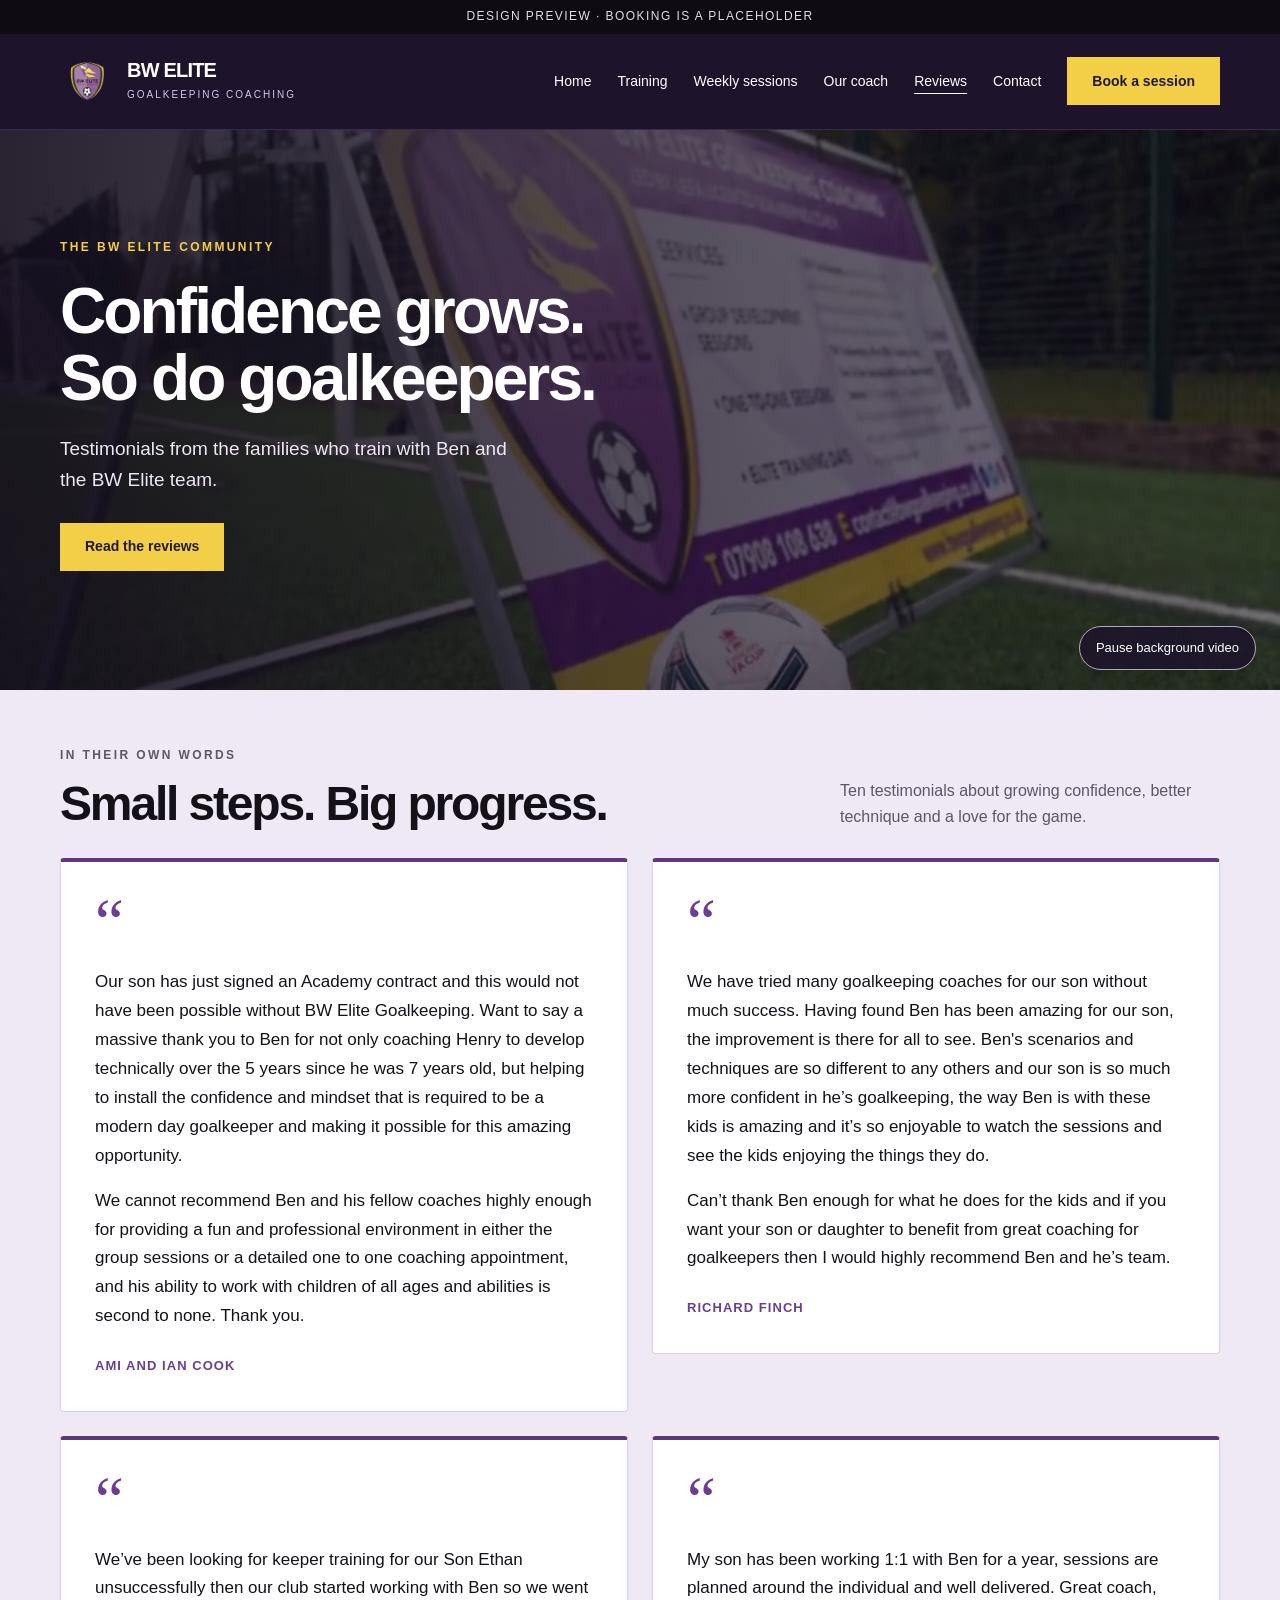
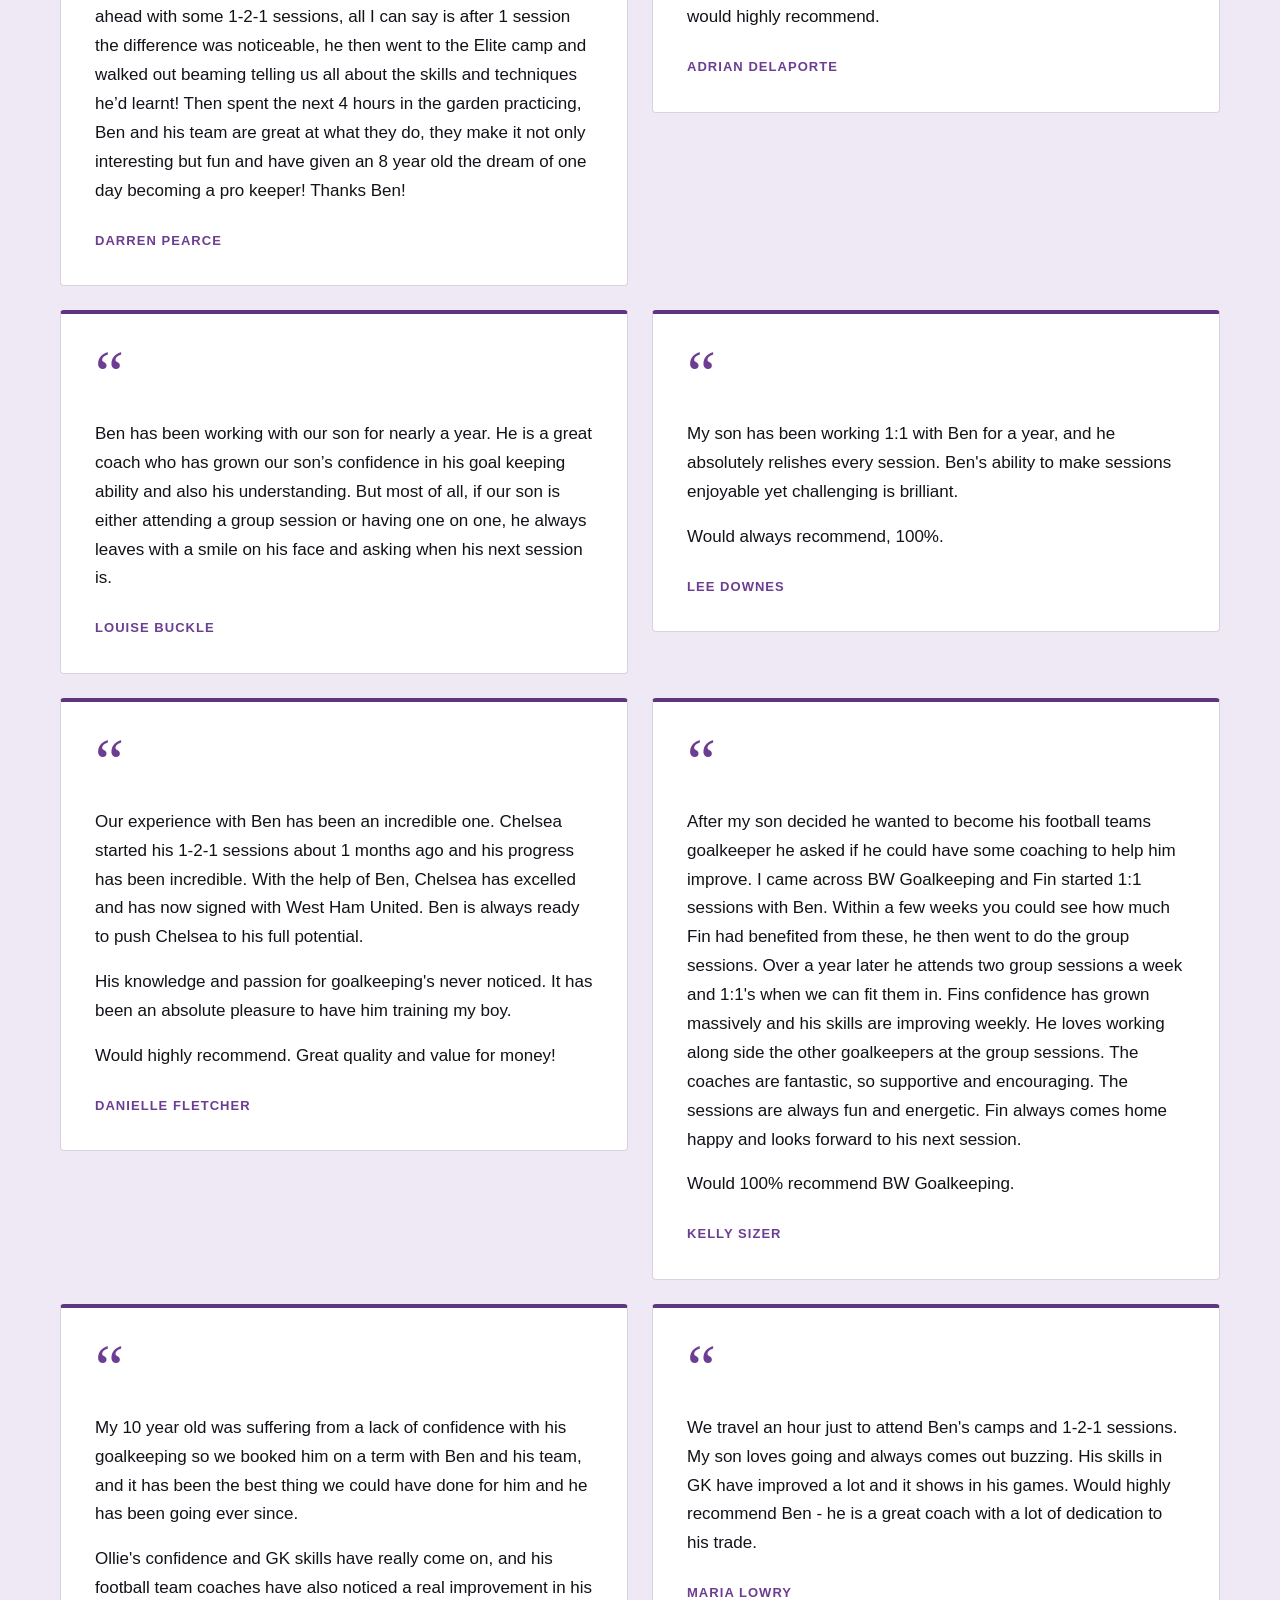
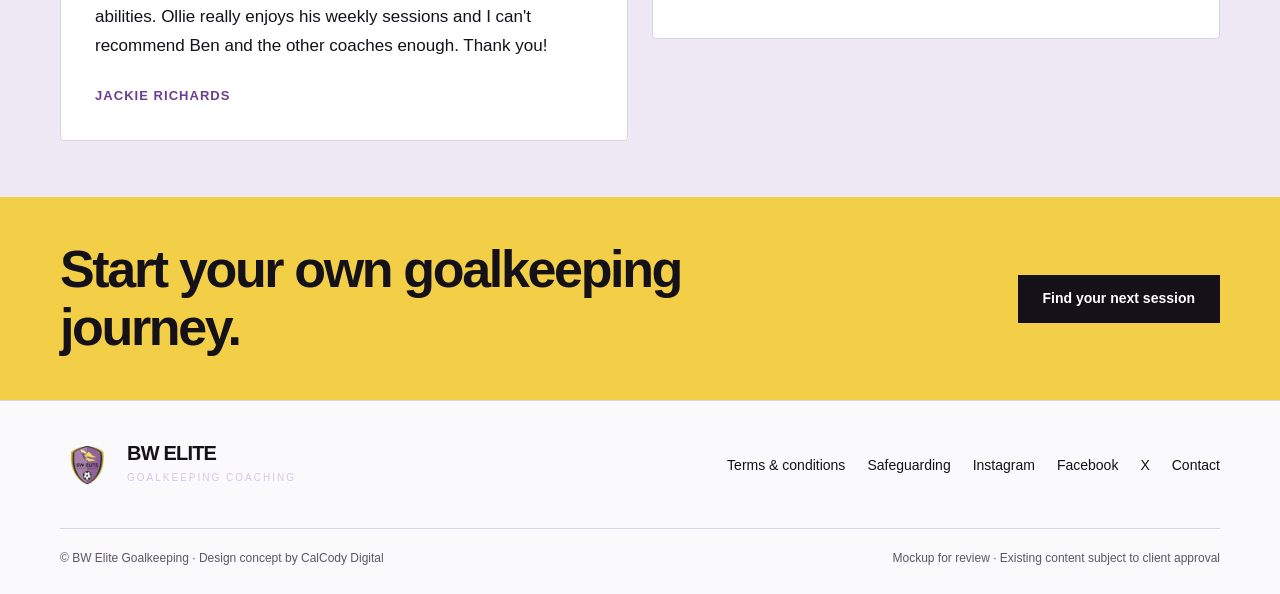
<file: reviews.html>
<!doctype html><html lang="en-GB"><head><meta charset="utf-8"><meta name="viewport" content="width=device-width,initial-scale=1"><meta name="robots" content="noindex,nofollow"><meta name="description" content="Testimonials — BW Elite Goalkeeping design preview."><meta name="theme-color" content="#5e3680"><title>Testimonials | BW Elite Goalkeeping</title><link rel="icon" href="data:image/svg+xml,%3Csvg%20xmlns%3D%22http%3A//www.w3.org/2000/svg%22%20viewBox%3D%220%200%2064%2064%22%3E%3Crect%20width%3D%2264%22%20height%3D%2264%22%20rx%3D%228%22%20fill%3D%22%235e3680%22/%3E%3Ctext%20x%3D%2232%22%20y%3D%2243%22%20text-anchor%3D%22middle%22%20font-size%3D%2230%22%20font-family%3D%22Arial%22%20fill%3D%22white%22%3EBW%3C/text%3E%3C/svg%3E"><link rel="stylesheet" href="styles.css"><script src="script.js" defer></script></head><body class="bw"><a class="skip" href="#main">Skip to content</a><div class="preview-bar">Design preview · Booking is a placeholder</div><header class="site-header"><div class="wrap header-inner"><a class="brand" href="index.html" aria-label="BW Elite Goalkeeping home"><img src="assets/edd7eaf7ae22.webp" alt="BW Elite crest" class="" loading="eager" decoding="async"><span><strong>BW ELITE</strong><small>GOALKEEPING COACHING</small></span></a><button type="button" class="menu-toggle" aria-expanded="false" aria-controls="main-nav">Menu</button><nav class="nav" id="main-nav" aria-label="Main navigation"><a href="index.html">Home</a><a href="services.html">Training</a><a href="group-sessions.html">Weekly sessions</a><a href="about.html">Our coach</a><a href="reviews.html" aria-current="page">Reviews</a><a href="contact.html">Contact</a><button class="button " type="button" data-book>Book a session</button></nav></div></header><main id="main"><section class="reviews-hero"><video class="reviews-video" muted loop playsinline preload="none" poster="assets/reviews-poster.jpg" aria-hidden="true" tabindex="-1" data-background-video><source data-src="assets/reviews-training.mp4" type="video/mp4"></video><div class="wrap reviews-hero-copy"><span class="eyebrow">The BW Elite community</span><h1>Confidence grows.<br>So do goalkeepers.</h1><p>Testimonials from the families who train with Ben and the BW Elite team.</p><a class="button" href="#testimonials">Read the reviews</a></div><button type="button" class="video-toggle" data-video-toggle hidden>Play background video</button></section><section class="section reviews-section" id="testimonials"><div class="wrap"><div class="section-head"><div><span class="eyebrow">In their own words</span><h2>Small steps. Big progress.</h2></div><p>Ten testimonials about growing confidence, better technique and a love for the game.</p></div><div class="reviews-grid"><article class="review-card"><span class="review-mark" aria-hidden="true">“</span><blockquote><p>Our son has just signed an Academy contract and this would not have been possible without BW Elite Goalkeeping. Want to say a massive thank you to Ben for not only coaching Henry to develop technically over the 5 years since he was 7 years old, but helping to install the confidence and mindset that is required to be a modern day goalkeeper and making it possible for this amazing opportunity.</p><p>We cannot recommend Ben and his fellow coaches highly enough for providing a fun and professional environment in either the group sessions or a detailed one to one coaching appointment, and his ability to work with children of all ages and abilities is second to none. Thank you.</p></blockquote><p class="review-author">Ami And Ian Cook</p></article><article class="review-card"><span class="review-mark" aria-hidden="true">“</span><blockquote><p>We have tried many goalkeeping coaches for our son without much success. Having found Ben has been amazing for our son, the improvement is there for all to see. Ben&#x27;s scenarios and techniques are so different to any others and our son is so much more confident in he’s goalkeeping, the way Ben is with these kids is amazing and it’s so enjoyable to watch the sessions and see the kids enjoying the things they do.</p><p>Can’t thank Ben enough for what he does for the kids and if you want your son or daughter to benefit from great coaching for goalkeepers then I would highly recommend Ben and he’s team.</p></blockquote><p class="review-author">Richard Finch</p></article><article class="review-card"><span class="review-mark" aria-hidden="true">“</span><blockquote><p>We’ve been looking for keeper training for our Son Ethan unsuccessfully then our club started working with Ben so we went ahead with some 1-2-1 sessions, all I can say is after 1 session the difference was noticeable, he then went to the Elite camp and walked out beaming telling us all about the skills and techniques he’d learnt! Then spent the next 4 hours in the garden practicing, Ben and his team are great at what they do, they make it not only interesting but fun and have given an 8 year old the dream of one day becoming a pro keeper! Thanks Ben!</p></blockquote><p class="review-author">Darren Pearce</p></article><article class="review-card"><span class="review-mark" aria-hidden="true">“</span><blockquote><p>My son has been working 1:1 with Ben for a year, sessions are planned around the individual and well delivered. Great coach, would highly recommend.</p></blockquote><p class="review-author">Adrian Delaporte</p></article><article class="review-card"><span class="review-mark" aria-hidden="true">“</span><blockquote><p>Ben has been working with our son for nearly a year. He is a great coach who has grown our son’s confidence in his goal keeping ability and also his understanding. But most of all, if our son is either attending a group session or having one on one, he always leaves with a smile on his face and asking when his next session is.</p></blockquote><p class="review-author">Louise Buckle</p></article><article class="review-card"><span class="review-mark" aria-hidden="true">“</span><blockquote><p>My son has been working 1:1 with Ben for a year, and he absolutely relishes every session. Ben&#x27;s ability to make sessions enjoyable yet challenging is brilliant.</p><p>Would always recommend, 100%.</p></blockquote><p class="review-author">Lee Downes</p></article><article class="review-card"><span class="review-mark" aria-hidden="true">“</span><blockquote><p>Our experience with Ben has been an incredible one. Chelsea started his 1-2-1 sessions about 1 months ago and his progress has been incredible. With the help of Ben, Chelsea has excelled and has now signed with West Ham United. Ben is always ready to push Chelsea to his full potential.</p><p>His knowledge and passion for goalkeeping&#x27;s never noticed. It has been an absolute pleasure to have him training my boy.</p><p>Would highly recommend. Great quality and value for money!</p></blockquote><p class="review-author">Danielle Fletcher</p></article><article class="review-card"><span class="review-mark" aria-hidden="true">“</span><blockquote><p>After my son decided he wanted to become his football teams goalkeeper he asked if he could have some coaching to help him improve. I came across BW Goalkeeping and Fin started 1:1 sessions with Ben. Within a few weeks you could see how much Fin had benefited from these, he then went to do the group sessions. Over a year later he attends two group sessions a week and 1:1&#x27;s when we can fit them in. Fins confidence has grown massively and his skills are improving weekly. He loves working along side the other goalkeepers at the group sessions. The coaches are fantastic, so supportive and encouraging. The sessions are always fun and energetic. Fin always comes home happy and looks forward to his next session.</p><p>Would 100% recommend BW Goalkeeping.</p></blockquote><p class="review-author">Kelly Sizer</p></article><article class="review-card"><span class="review-mark" aria-hidden="true">“</span><blockquote><p>My 10 year old was suffering from a lack of confidence with his goalkeeping so we booked him on a term with Ben and his team, and it has been the best thing we could have done for him and he has been going ever since.</p><p>Ollie&#x27;s confidence and GK skills have really come on, and his football team coaches have also noticed a real improvement in his abilities. Ollie really enjoys his weekly sessions and I can&#x27;t recommend Ben and the other coaches enough. Thank you!</p></blockquote><p class="review-author">Jackie Richards</p></article><article class="review-card"><span class="review-mark" aria-hidden="true">“</span><blockquote><p>We travel an hour just to attend Ben&#x27;s camps and 1-2-1 sessions. My son loves going and always comes out buzzing. His skills in GK have improved a lot and it shows in his games. Would highly recommend Ben - he is a great coach with a lot of dedication to his trade.</p></blockquote><p class="review-author">Maria Lowry</p></article></div></div></section><section class="bw-callout"><div class="wrap"><h2>Start your own goalkeeping journey.</h2><button class="button" type="button" data-book>Find your next session</button></div></section></main><footer class="site-footer"><div class="wrap"><div class="footer-top"><a class="brand" href="index.html" aria-label="BW Elite Goalkeeping home"><img src="assets/edd7eaf7ae22.webp" alt="BW Elite crest" class="" loading="eager" decoding="async"><span><strong>BW ELITE</strong><small>GOALKEEPING COACHING</small></span></a><nav class="footer-links" aria-label="Footer navigation"><a href="assets/terms-and-conditions.pdf">Terms & conditions</a><a href="assets/safeguarding.pdf">Safeguarding</a><a href="https://www.instagram.com/bw_goalkeeping">Instagram</a><a href="https://www.facebook.com/bwgoalkeeping">Facebook</a><a href="https://www.x.com/bw_goalkeeping">X</a><a class="" href="contact.html">Contact</a></nav></div><div class="footer-bottom"><span>© BW Elite Goalkeeping · Design concept by CalCody Digital</span><span>Mockup for review · Existing content subject to client approval</span></div></div></footer><button class="button mobile-book" type="button" data-book>Book a session</button><dialog class="modal" id="booking-modal" aria-labelledby="modal-title"><button class="close" type="button" data-close aria-label="Close booking preview">×</button><span class="eyebrow">Booking preview</span><h2 id="modal-title">Your next visit starts here.</h2><p>This is a placeholder for the booking experience. Online booking will be connected when the website is approved.</p><p>No appointment has been made.</p><button class="button" type="button" data-close>Continue exploring</button></dialog></body></html>
</file>
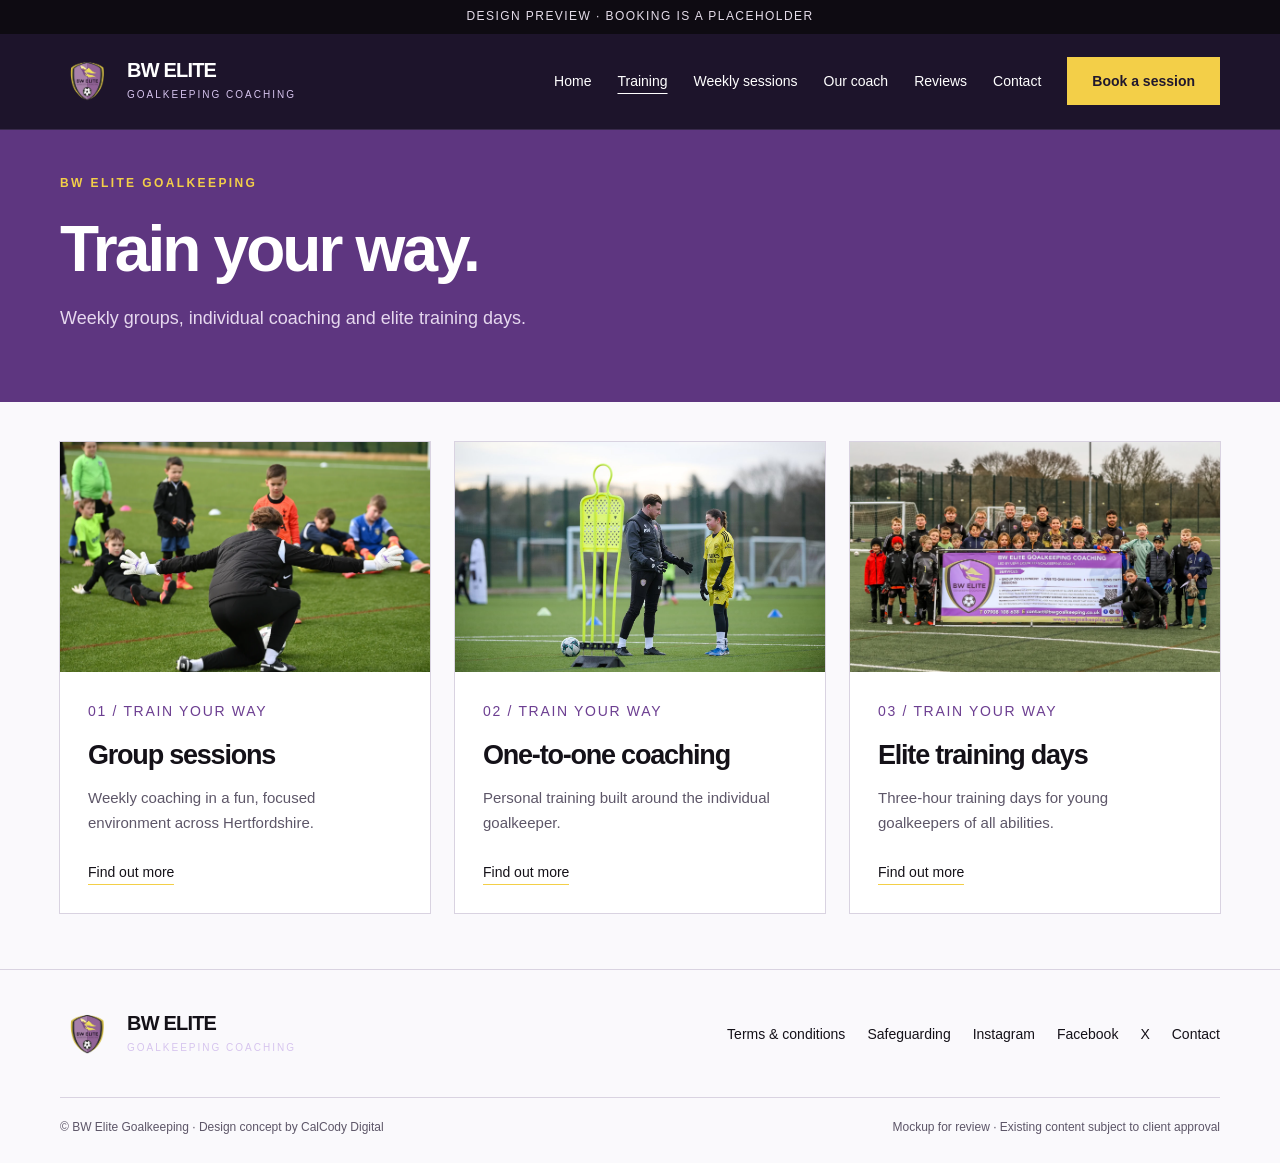
<file: services.html>
<!doctype html><html lang="en-GB"><head><meta charset="utf-8"><meta name="viewport" content="width=device-width,initial-scale=1"><meta name="robots" content="noindex,nofollow"><meta name="description" content="Train your way. — BW Elite Goalkeeping design preview."><meta name="theme-color" content="#5e3680"><title>Train your way. | BW Elite Goalkeeping</title><link rel="icon" href="data:image/svg+xml,%3Csvg%20xmlns%3D%22http%3A//www.w3.org/2000/svg%22%20viewBox%3D%220%200%2064%2064%22%3E%3Crect%20width%3D%2264%22%20height%3D%2264%22%20rx%3D%228%22%20fill%3D%22%235e3680%22/%3E%3Ctext%20x%3D%2232%22%20y%3D%2243%22%20text-anchor%3D%22middle%22%20font-size%3D%2230%22%20font-family%3D%22Arial%22%20fill%3D%22white%22%3EBW%3C/text%3E%3C/svg%3E"><link rel="stylesheet" href="styles.css"><script src="script.js" defer></script></head><body class="bw"><a class="skip" href="#main">Skip to content</a><div class="preview-bar">Design preview · Booking is a placeholder</div><header class="site-header"><div class="wrap header-inner"><a class="brand" href="index.html" aria-label="BW Elite Goalkeeping home"><img src="assets/edd7eaf7ae22.webp" alt="BW Elite crest" class="" loading="eager" decoding="async"><span><strong>BW ELITE</strong><small>GOALKEEPING COACHING</small></span></a><button type="button" class="menu-toggle" aria-expanded="false" aria-controls="main-nav">Menu</button><nav class="nav" id="main-nav" aria-label="Main navigation"><a href="index.html">Home</a><a href="services.html" aria-current="page">Training</a><a href="group-sessions.html">Weekly sessions</a><a href="about.html">Our coach</a><a href="reviews.html">Reviews</a><a href="contact.html">Contact</a><button class="button " type="button" data-book>Book a session</button></nav></div></header><main id="main"><section class="page-intro"><div class="wrap"><span class="eyebrow">BW Elite Goalkeeping</span><h1>Train your way.</h1><p class="lede">Weekly groups, individual coaching and elite training days.</p></div></section><section class="page-content"><div class="wrap"><div class="bw-programmes"><div class="grid"><a class="card" href="group-sessions.html"><img src="assets/27d8efd137d9.webp" alt="Group sessions at BW Elite" class="" loading="lazy" decoding="async"><div><span class="number">01 / TRAIN YOUR WAY</span><h3>Group sessions</h3><p>Weekly coaching in a fun, focused environment across Hertfordshire.</p><span class="text-link">Find out more</span></div></a><a class="card" href="one-to-one.html"><img src="assets/7fd1551de164.jpg" alt="One-to-one coaching at BW Elite" class="" loading="lazy" decoding="async"><div><span class="number">02 / TRAIN YOUR WAY</span><h3>One-to-one coaching</h3><p>Personal training built around the individual goalkeeper.</p><span class="text-link">Find out more</span></div></a><a class="card" href="training-days.html"><img src="assets/783018076355.webp" alt="Elite training days at BW Elite" class="" loading="lazy" decoding="async"><div><span class="number">03 / TRAIN YOUR WAY</span><h3>Elite training days</h3><p>Three-hour training days for young goalkeepers of all abilities.</p><span class="text-link">Find out more</span></div></a></div></div></div></section></main><footer class="site-footer"><div class="wrap"><div class="footer-top"><a class="brand" href="index.html" aria-label="BW Elite Goalkeeping home"><img src="assets/edd7eaf7ae22.webp" alt="BW Elite crest" class="" loading="eager" decoding="async"><span><strong>BW ELITE</strong><small>GOALKEEPING COACHING</small></span></a><nav class="footer-links" aria-label="Footer navigation"><a href="assets/terms-and-conditions.pdf">Terms & conditions</a><a href="assets/safeguarding.pdf">Safeguarding</a><a href="https://www.instagram.com/bw_goalkeeping">Instagram</a><a href="https://www.facebook.com/bwgoalkeeping">Facebook</a><a href="https://www.x.com/bw_goalkeeping">X</a><a class="" href="contact.html">Contact</a></nav></div><div class="footer-bottom"><span>© BW Elite Goalkeeping · Design concept by CalCody Digital</span><span>Mockup for review · Existing content subject to client approval</span></div></div></footer><button class="button mobile-book" type="button" data-book>Book a session</button><dialog class="modal" id="booking-modal" aria-labelledby="modal-title"><button class="close" type="button" data-close aria-label="Close booking preview">×</button><span class="eyebrow">Booking preview</span><h2 id="modal-title">Your next visit starts here.</h2><p>This is a placeholder for the booking experience. Online booking will be connected when the website is approved.</p><p>No appointment has been made.</p><button class="button" type="button" data-close>Continue exploring</button></dialog></body></html>
</file>
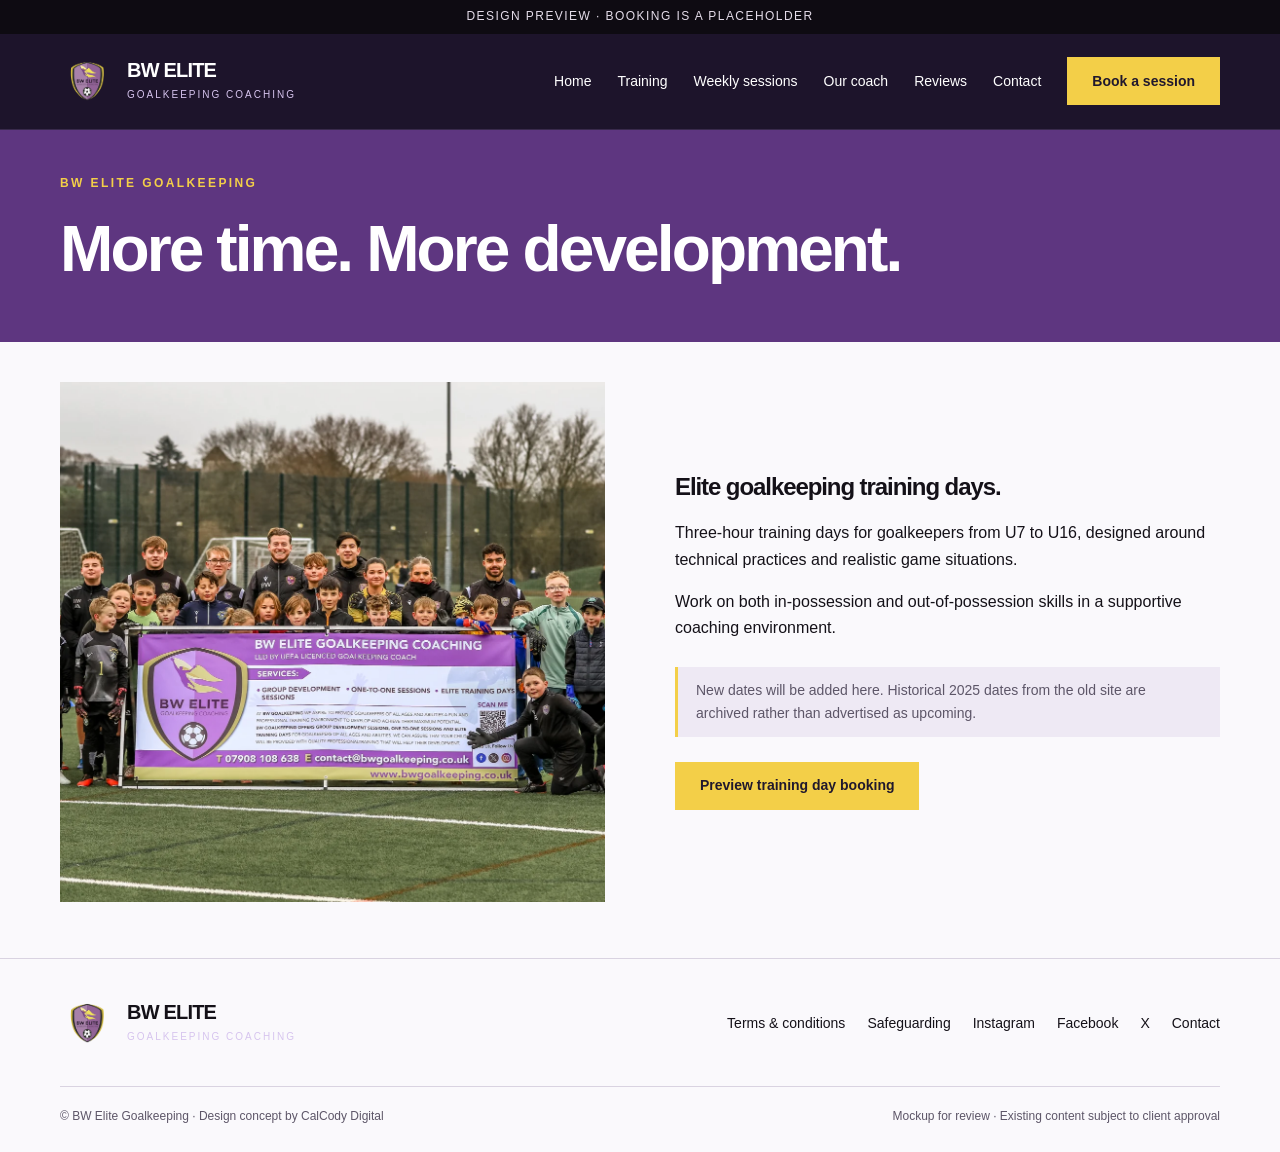
<file: training-days.html>
<!doctype html><html lang="en-GB"><head><meta charset="utf-8"><meta name="viewport" content="width=device-width,initial-scale=1"><meta name="robots" content="noindex,nofollow"><meta name="description" content="More time. More development. — BW Elite Goalkeeping design preview."><meta name="theme-color" content="#5e3680"><title>More time. More development. | BW Elite Goalkeeping</title><link rel="icon" href="data:image/svg+xml,%3Csvg%20xmlns%3D%22http%3A//www.w3.org/2000/svg%22%20viewBox%3D%220%200%2064%2064%22%3E%3Crect%20width%3D%2264%22%20height%3D%2264%22%20rx%3D%228%22%20fill%3D%22%235e3680%22/%3E%3Ctext%20x%3D%2232%22%20y%3D%2243%22%20text-anchor%3D%22middle%22%20font-size%3D%2230%22%20font-family%3D%22Arial%22%20fill%3D%22white%22%3EBW%3C/text%3E%3C/svg%3E"><link rel="stylesheet" href="styles.css"><script src="script.js" defer></script></head><body class="bw"><a class="skip" href="#main">Skip to content</a><div class="preview-bar">Design preview · Booking is a placeholder</div><header class="site-header"><div class="wrap header-inner"><a class="brand" href="index.html" aria-label="BW Elite Goalkeeping home"><img src="assets/edd7eaf7ae22.webp" alt="BW Elite crest" class="" loading="eager" decoding="async"><span><strong>BW ELITE</strong><small>GOALKEEPING COACHING</small></span></a><button type="button" class="menu-toggle" aria-expanded="false" aria-controls="main-nav">Menu</button><nav class="nav" id="main-nav" aria-label="Main navigation"><a href="index.html">Home</a><a href="services.html">Training</a><a href="group-sessions.html">Weekly sessions</a><a href="about.html">Our coach</a><a href="reviews.html">Reviews</a><a href="contact.html">Contact</a><button class="button " type="button" data-book>Book a session</button></nav></div></header><main id="main"><section class="page-intro"><div class="wrap"><span class="eyebrow">BW Elite Goalkeeping</span><h1>More time. More development.</h1></div></section><section class="page-content"><div class="wrap"><div class="split"><img src="assets/783018076355.webp" alt="BW Elite young goalkeeper training group" class="photo" loading="lazy" decoding="async"><div><h2>Elite goalkeeping training days.</h2><p>Three-hour training days for goalkeepers from U7 to U16, designed around technical practices and realistic game situations.</p><p>Work on both in-possession and out-of-possession skills in a supportive coaching environment.</p><p class="note">New dates will be added here. Historical 2025 dates from the old site are archived rather than advertised as upcoming.</p><button class="button " type="button" data-book>Preview training day booking</button></div></div></div></section></main><footer class="site-footer"><div class="wrap"><div class="footer-top"><a class="brand" href="index.html" aria-label="BW Elite Goalkeeping home"><img src="assets/edd7eaf7ae22.webp" alt="BW Elite crest" class="" loading="eager" decoding="async"><span><strong>BW ELITE</strong><small>GOALKEEPING COACHING</small></span></a><nav class="footer-links" aria-label="Footer navigation"><a href="assets/terms-and-conditions.pdf">Terms & conditions</a><a href="assets/safeguarding.pdf">Safeguarding</a><a href="https://www.instagram.com/bw_goalkeeping">Instagram</a><a href="https://www.facebook.com/bwgoalkeeping">Facebook</a><a href="https://www.x.com/bw_goalkeeping">X</a><a class="" href="contact.html">Contact</a></nav></div><div class="footer-bottom"><span>© BW Elite Goalkeeping · Design concept by CalCody Digital</span><span>Mockup for review · Existing content subject to client approval</span></div></div></footer><button class="button mobile-book" type="button" data-book>Book a session</button><dialog class="modal" id="booking-modal" aria-labelledby="modal-title"><button class="close" type="button" data-close aria-label="Close booking preview">×</button><span class="eyebrow">Booking preview</span><h2 id="modal-title">Your next visit starts here.</h2><p>This is a placeholder for the booking experience. Online booking will be connected when the website is approved.</p><p>No appointment has been made.</p><button class="button" type="button" data-close>Continue exploring</button></dialog></body></html>
</file>
<file: styles.css>
*{box-sizing:border-box}html{scroll-behavior:smooth;scroll-padding-top:110px}body{margin:0;color:var(--ink);background:var(--paper);font-family:Arial,Helvetica,sans-serif;line-height:1.65;font-size:16px}h1,h2,h3,p{margin-top:0}h1,h2,h3{line-height:1.1}a{color:inherit;text-decoration:none}a,button,input,textarea{touch-action:manipulation}button,input,textarea{font:inherit}button{cursor:pointer}img{display:block;max-width:100%;object-fit:cover}a:focus-visible,button:focus-visible,input:focus-visible,textarea:focus-visible{outline:3px solid var(--accent);outline-offset:5px}.skip{position:absolute;left:1rem;top:-100px;z-index:100}.skip:focus{top:50px;background:var(--paper);padding:12px}.preview-bar{background:var(--ink);color:var(--paper);padding:7px 20px;text-align:center;font-size:12px;letter-spacing:.12em;text-transform:uppercase}.wrap{max-width:1240px;margin:auto;padding:0 40px}.site-header{position:sticky;top:0;z-index:20;background:var(--paper);border-bottom:1px solid var(--line)}.header-inner{display:flex;align-items:center;justify-content:space-between;gap:28px;min-height:95px}.brand{display:flex;gap:12px;align-items:center;flex-shrink:0}.brand img{width:160px;height:62px;object-fit:contain}.brand strong{line-height:1;display:block}.brand small{display:block;letter-spacing:.2em;font-size:12px;margin-top:7px}.nav{display:flex;align-items:center;gap:26px;font-size:14px}.nav a:hover{color:var(--accent)}.nav a[aria-current=page]{text-decoration:underline;text-underline-offset:7px}.button{display:inline-flex;align-items:center;justify-content:center;min-height:48px;padding:13px 24px;border:1px solid var(--accent);background:var(--accent);color:var(--button-ink);font-size:14px;font-weight:600;line-height:1.4;transition:background .2s,transform .2s}.button:hover{filter:brightness(.93);transform:translateY(-2px)}.button.outline{background:transparent;border-color:var(--ink);color:var(--ink)}.button.light{background:white;border-color:white;color:#202022}.actions{display:flex;gap:14px;flex-wrap:wrap;align-items:center}.menu-toggle{display:none;background:none;border:1px solid var(--line);padding:10px 14px}.eyebrow{font-size:12px;letter-spacing:.2em;text-transform:uppercase;font-weight:600;display:block;margin-bottom:20px;color:var(--muted)}.section{padding:95px 0}.section h2{font-size:48px;max-width:700px;margin-bottom:25px}.section-head{display:flex;align-items:end;justify-content:space-between;gap:40px;margin-bottom:45px}.section-head p{max-width:380px;color:var(--muted);margin:0}.section-head h2{margin:0}.lede{font-size:18px;max-width:520px;color:var(--muted);margin-bottom:30px}.grid{display:grid;grid-template-columns:repeat(3,1fr);gap:25px}.card{display:block;border:1px solid var(--line);padding:30px;background:var(--paper);transition:transform .2s,border-color .2s}.card:hover{transform:translateY(-4px);border-color:var(--accent)}.card .number{display:block;color:var(--accent);font-size:14px;letter-spacing:.12em;margin-bottom:35px}.card h3{font-size:26px;margin-bottom:16px}.card p{color:var(--muted);font-size:15px}.card .text-link{display:inline-block;margin-top:10px;border-bottom:1px solid var(--accent);font-size:14px}.split{display:grid;grid-template-columns:1fr 1fr;gap:70px;align-items:center}.split .photo{width:100%;height:520px}.band{padding:30px 0;background:var(--soft)}.band-inner{display:flex;justify-content:space-between;gap:30px;align-items:center;font-size:14px}.band strong{display:block}.band span{color:var(--muted)}.dark{background:var(--ink);color:var(--paper)}.dark .eyebrow,.dark .lede,.dark p{color:var(--dark-muted)}.dark .button.outline{color:var(--paper);border-color:var(--paper)}.contact-block{display:grid;grid-template-columns:1.1fr 1fr;gap:100px}.contact-details{border-top:1px solid var(--line)}.contact-details div{padding:18px 0;border-bottom:1px solid var(--line)}.contact-details small{display:block;color:var(--muted);letter-spacing:.1em;text-transform:uppercase;font-size:12px}.contact-details a{text-decoration:underline;text-underline-offset:4px}.site-footer{border-top:1px solid var(--line);padding:45px 0 25px}.footer-top{display:flex;justify-content:space-between;gap:30px;align-items:center;margin-bottom:30px}.footer-links{display:flex;gap:22px;flex-wrap:wrap;font-size:14px}.footer-bottom{border-top:1px solid var(--line);padding-top:20px;color:var(--muted);font-size:12px;display:flex;justify-content:space-between;gap:20px}.footer-bottom a{text-decoration:underline}.page-intro{padding:75px 0 65px;background:var(--soft)}.page-intro h1{font-size:64px;margin-bottom:20px;max-width:960px}.page-content{padding:65px 0 90px}.prose{max-width:820px;margin:auto}.prose h2{font-size:32px;margin-top:45px}.prose h3{font-size:24px;margin-top:35px}.prose p{color:var(--muted);margin-bottom:24px}.prose img{margin:30px 0;max-height:600px;width:auto}.faq{border-top:1px solid var(--line);margin-top:30px}.faq details{padding:20px 0;border-bottom:1px solid var(--line)}.faq summary{cursor:pointer;font-size:18px;font-weight:600}.faq details p{margin:15px 0 0;max-width:780px;color:var(--muted)}.form{display:grid;gap:20px;max-width:600px}.form label{display:grid;gap:7px;font-size:14px}.form input,.form textarea{width:100%;padding:13px;border:1px solid var(--line);background:var(--paper);color:var(--ink);border-radius:0}.form textarea{min-height:150px}.form .button{justify-self:start}.note{font-size:14px;color:var(--muted);border-left:3px solid var(--accent);padding:12px 18px;background:var(--soft);margin:25px 0}.modal{border:0;padding:40px;max-width:480px;width:calc(100% - 40px);background:var(--paper);color:var(--ink)}.modal::backdrop{background:#0009}.modal h2{font-size:32px}.modal .close{float:right;background:none;border:0;padding:0 0 10px 15px;font-size:25px}.modal p{color:var(--muted)}.team{display:grid;grid-template-columns:repeat(4,1fr);gap:24px}.team img{height:310px;width:100%;margin-bottom:20px}.team h3{font-size:24px;margin-bottom:8px}.team p{font-size:14px;color:var(--muted)}.schedule{display:grid;grid-template-columns:repeat(2,1fr);gap:20px}.schedule article{background:var(--soft);padding:28px;border-left:3px solid var(--accent)}.schedule h3{font-size:23px}.schedule p{margin-bottom:10px}.schedule time{font-weight:600}.price-image{max-width:700px!important;width:100%!important;margin:auto!important;max-height:none!important}.gallery{display:grid;grid-template-columns:repeat(3,1fr);gap:20px}.gallery img{width:100%;height:280px}.mobile-book{display:none}
@media(max-width:1000px){.wrap{padding:0 28px}.nav{gap:15px}.nav .button{padding:12px 15px}.split{gap:40px}.contact-block{gap:45px}.section h2{font-size:40px}.team{grid-template-columns:repeat(2,1fr)}}
@media(max-width:760px){html{scroll-padding-top:85px}.wrap{padding:0 22px}.header-inner{min-height:78px}.brand img{width:125px;height:52px}.menu-toggle{display:block}.nav{display:none;position:absolute;top:78px;left:0;right:0;background:var(--paper);padding:20px 22px;border-bottom:1px solid var(--line);flex-direction:column;align-items:stretch;gap:0}.nav.open{display:flex}.nav a{padding:13px 0}.nav .button{margin-top:12px}.section{padding:60px 0}.section h2{font-size:36px}.section-head{display:block;margin-bottom:30px}.section-head p{margin-top:20px}.grid{grid-template-columns:1fr;gap:18px}.split{grid-template-columns:1fr;gap:32px}.split .photo{height:350px}.band-inner{display:grid;grid-template-columns:1fr;gap:14px}.band-inner div{padding-bottom:12px;border-bottom:1px solid var(--line)}.band-inner div:last-child{border:0;padding:0}.contact-block{grid-template-columns:1fr;gap:25px}.page-intro{padding:50px 0}.page-intro h1{font-size:42px}.page-content{padding:45px 0 65px}.team{gap:16px}.team img{height:230px}.team h3{font-size:22px}.footer-top,.footer-bottom{flex-direction:column;align-items:start}.footer-links{gap:15px 20px}.schedule{grid-template-columns:1fr}.gallery{grid-template-columns:1fr}.gallery img{height:330px}.actions{gap:12px}.modal{padding:28px}.mobile-book{display:block;position:fixed;bottom:15px;right:18px;z-index:15;box-shadow:0 5px 20px #0002}.preview-bar{letter-spacing:.06em;font-size:12px}.site-footer{padding-bottom:80px}}
@media(prefers-reduced-motion:reduce){html{scroll-behavior:auto}*,*:before,*:after{transition:none!important;animation:none!important}}

:root{--ink:#141118;--paper:#faf9fc;--soft:#eee9f4;--accent:#f3cf48;--button-ink:#20182d;--muted:#5d5668;--dark-muted:#c1b8cc;--line:#d9d3e1}h1,h2,h3{font-weight:800;letter-spacing:-.045em}.site-header{background:#1d142b;color:white;border-color:#392a4c}.brand img{width:55px;height:65px}.brand strong{font-size:20px;letter-spacing:-.04em}.brand small{color:#d6c4ee;font-size:10px}.nav a:hover{color:var(--accent)}.bw-hero{position:relative;background:#20152f;min-height:690px;color:#fff;overflow:hidden}.bw-hero>img{position:absolute;width:100%;height:100%;object-fit:cover;object-position:center 46%}.bw-hero:after{content:'';position:absolute;inset:0;background:linear-gradient(90deg,rgba(18,11,28,.93),rgba(18,11,28,.65) 42%,rgba(18,11,28,.05) 85%)}.bw-copy{position:relative;z-index:1;padding-top:95px;padding-bottom:95px}.bw-copy .eyebrow{color:var(--accent)}.bw-copy h1{font-size:88px;line-height:1.02;max-width:720px;text-transform:uppercase}.bw-copy h1 span{color:var(--accent)}.bw-copy p{max-width:470px;font-size:18px;color:#ddd4e7}.bw-copy .button.outline{color:white;border-color:#ccc}.bw-subline{margin-top:35px;display:flex;gap:25px;font-size:13px;color:#e0d8e7}.band{background:#5e3680;color:#fff}.band span{color:#eee0fa}.band .band-inner div{flex:1}.bw-programmes .card{padding:0;overflow:hidden;border:0;background:#fff;box-shadow:0 0 0 1px var(--line)}.bw-programmes .card>img{height:230px;width:100%}.bw-programmes .card>div{padding:28px}.bw-programmes .card .number{margin-bottom:18px;color:#6c3e91}.bw-programmes .card h3{font-size:27px}.bw-coach{background:#1d142b}.bw-coach h2{font-size:56px}.bw-coach .photo{height:550px}.clubs{display:flex;gap:12px;flex-wrap:wrap;margin-top:30px}.clubs span{border:1px solid #554163;padding:8px 12px;font-size:13px;color:#ddd1e9}.bw-locations .section-head .eyebrow{color:#6c3e91}.schedule article{border-color:#774ca0}.schedule .day{color:#6c3e91;font-weight:700;font-size:12px;text-transform:uppercase;letter-spacing:.15em}.schedule h3{margin-top:8px}.bw-callout{background:var(--accent);padding:70px 0}.bw-callout .wrap{display:flex;justify-content:space-between;align-items:center;gap:50px}.bw-callout h2{font-size:52px;max-width:650px;margin:0}.bw-callout .button{background:var(--ink);color:white;border-color:var(--ink);flex-shrink:0}.bw-review{padding:75px 0;background:var(--soft)}.bw-review blockquote{font-size:32px;font-weight:700;line-height:1.4;margin:0;max-width:850px}.bw-review cite{display:block;margin-top:25px;font-style:normal;font-size:14px}.page-intro{background:#5e3680;color:white}.page-intro .eyebrow{color:#f3cf48}.page-intro .lede{color:#e6d8ee}.mobile-book{border:1px solid #221631}.site-footer .brand img{width:55px;height:65px}.preview-bar{background:#0e0b12;color:#e4dce9}
@media(max-width:760px){.nav{background:#1d142b}.brand strong{font-size:18px}.brand img{width:44px;height:54px}.menu-toggle{color:white;border-color:#625273}.bw-hero{min-height:650px}.bw-hero>img{object-position:60% center}.bw-hero:after{background:linear-gradient(90deg,#120b1cec,#120b1c65)}.bw-copy{padding-top:70px;padding-bottom:70px}.bw-copy h1{font-size:54px;max-width:390px}.bw-copy p{font-size:17px;max-width:330px}.bw-subline{display:block}.bw-subline span{display:block;margin-top:8px}.bw-coach h2{font-size:38px}.bw-callout .wrap{display:block}.bw-callout h2{font-size:38px}.bw-callout .button{margin-top:25px}.bw-review blockquote{font-size:25px}.bw-programmes .card>img{height:260px}.bw-coach .photo{height:380px}}

/* Community reviews and original training footage */
.reviews-hero{position:relative;isolation:isolate;min-height:560px;display:flex;align-items:center;background:#1d142b url('assets/reviews-poster.jpg') center/cover;color:white;overflow:hidden}
.reviews-video{position:absolute;inset:0;width:100%;height:100%;object-fit:cover;z-index:-2}
.reviews-hero:after{content:"";position:absolute;inset:0;background:linear-gradient(90deg,rgba(18,11,28,.9),rgba(18,11,28,.5));z-index:-1}
.reviews-hero-copy{padding-top:80px;padding-bottom:90px;width:100%}.reviews-hero .eyebrow{color:#f3cf48}.reviews-hero h1{font-size:clamp(42px,5vw,76px);line-height:1.05;max-width:850px;margin:20px 0}.reviews-hero-copy>p{max-width:450px;color:#eee7f3;font-size:19px;margin-bottom:28px}
.video-toggle{position:absolute;right:24px;bottom:20px;background:#1d142bd9;color:white;border:1px solid #b5a8c1;padding:10px 16px;border-radius:100px;font:inherit;font-size:13px;cursor:pointer}.video-toggle[hidden]{display:none}
.reviews-section{background:var(--soft)}.reviews-grid{display:grid;grid-template-columns:repeat(2,minmax(0,1fr));gap:24px;align-items:start}.review-card{padding:34px;background:white;border:1px solid var(--line);border-top:4px solid #5e3680;border-radius:4px}.review-mark{display:block;font-size:65px;line-height:.8;color:#6c3e91;font-family:Georgia,serif}.review-card blockquote{margin:20px 0;font-size:17px;line-height:1.7}.review-card blockquote p{margin:0 0 16px}.review-author{font-size:13px;font-weight:700;text-transform:uppercase;letter-spacing:.08em;color:#6c3e91;margin:24px 0 0}.home-review-grid{display:grid;grid-template-columns:repeat(3,minmax(0,1fr));gap:20px;margin:28px 0}.bw-review .home-review-grid blockquote{font-size:19px;font-weight:500}.bw-review .home-review-grid .review-card{padding:26px}.bw-review .home-review-grid cite{font-size:12px;font-weight:700;color:#6c3e91}
@media(max-width:760px){.reviews-hero{min-height:520px}.reviews-hero-copy{padding-top:60px;padding-bottom:100px}.reviews-hero-copy>p{font-size:17px}.reviews-grid,.home-review-grid{grid-template-columns:1fr}.review-card{padding:26px}.video-toggle{right:20px}}

/* Keep the expanded navigation comfortable on tablets. */
@media (min-width:761px) and (max-width:1000px){.header-inner{min-height:78px}.menu-toggle{display:block;color:white;border-color:#625273}.nav{display:none;position:absolute;top:78px;left:0;right:0;background:#1d142b;padding:22px 28px;flex-direction:column;align-items:stretch;gap:0}.nav.open{display:flex}.nav a{padding:13px 0}.nav .button{margin-top:12px}}

/* Tighter vertical rhythm across the BW pages. */
.bw .section{padding:56px 0}
.bw .section-head{margin-bottom:28px}
.bw .section .eyebrow{margin-bottom:12px}
.bw .band{padding:22px 0}
.bw .bw-callout{padding:44px 0}
.bw .bw-review{padding:52px 0}
.bw .page-intro{padding:44px 0 38px}
.bw .page-content{padding:40px 0 56px}
.bw .site-footer{padding-top:32px}
@media(max-width:760px){
.bw .section{padding:36px 0}
.bw .section-head{margin-bottom:24px}
.bw .section-head p{margin-top:14px}
.bw .bw-callout,.bw .bw-review{padding:36px 0}
.bw .page-intro{padding:32px 0}
.bw .page-content{padding:32px 0 40px}
}

/* A compact, featured family story on the homepage. */
.testimonial-layout{display:grid;grid-template-columns:minmax(0,1fr) minmax(0,1.55fr);gap:64px;align-items:center}
.testimonial-heading h2{font-size:34px;line-height:1.18;max-width:370px;margin:0 0 24px}
.testimonial-heading .eyebrow{font-size:11px;letter-spacing:.14em;margin-bottom:16px}
.testimonial-heading .text-link{display:inline-block;border-bottom:1px solid #6c3e91;padding-bottom:4px;font-size:14px}
.testimonial-feature{position:relative;border-left:1px solid #cdbedb;padding-left:48px}
.testimonial-quote-mark{display:block;font:70px/.65 Georgia,serif;color:#6c3e91;margin:0 0 18px}
.testimonial-slide{margin:0 0 24px}
.bw-review .testimonial-slide blockquote{font-size:25px;line-height:1.5;font-weight:500;margin:0 0 20px}
.testimonial-slide figcaption{font-size:13px;font-weight:700;color:#6c3e91}
.testimonial-slide[hidden],.testimonial-controls[hidden]{display:none}
.testimonial-controls{display:flex;align-items:center;justify-content:space-between;margin-top:22px}
.testimonial-controls>div{display:flex;gap:8px}
.testimonial-controls button{width:42px;height:42px;border:1px solid #b7a6c7;border-radius:50%;background:transparent;color:#5e3680;font-size:22px;cursor:pointer}
.testimonial-controls button:hover{background:#5e3680;border-color:#5e3680;color:white}
.testimonial-count{font-size:12px;letter-spacing:.16em;color:#6c3e91}
@media(max-width:1000px){.testimonial-layout{gap:32px}.testimonial-feature{padding-left:28px}.testimonial-heading h2{font-size:29px}.bw-review .testimonial-slide blockquote{font-size:22px}}
@media(max-width:760px){.testimonial-layout{grid-template-columns:1fr;gap:28px}.testimonial-heading h2{max-width:100%;font-size:28px;margin-bottom:18px}.testimonial-feature{border-left:0;border-top:1px solid #cdbedb;padding:28px 0 0}.testimonial-quote-mark{font-size:55px;margin-bottom:16px}.bw-review .testimonial-slide blockquote{font-size:21px}}

/* Training locations: club colours and a clearer session timetable. */
.location-schedule{grid-template-columns:repeat(3,minmax(0,1fr));gap:22px}
.location-schedule .location-card{padding:0;border:1px solid #ded4e7;border-radius:10px;overflow:hidden;background:white;box-shadow:0 4px 18px #24133308;transition:box-shadow .2s}
.location-schedule .location-card:hover{box-shadow:0 8px 24px #24133318}
.location-header{position:relative;isolation:isolate;overflow:hidden;background:#5e3680;padding:22px 24px;color:white}
.location-schedule .day{position:relative;z-index:1;display:inline-block;background:#f3cf48;color:#241333;padding:4px 10px;border-radius:4px;font-size:10px;font-weight:700;letter-spacing:.12em}
.location-schedule h3{position:relative;z-index:1;font-size:27px;line-height:1.15;margin:14px 0 0;color:white}
.location-field{position:absolute;right:-18px;top:-25px;width:150px;height:170px;border:1px solid #ffffff17;transform:rotate(24deg);z-index:0}
.location-field:before{content:"";position:absolute;left:0;right:0;top:50%;border-top:1px solid #ffffff17}
.location-field:after{content:"";position:absolute;width:58px;height:58px;left:44px;top:54px;border:1px solid #ffffff17;border-radius:50%}
.location-body{padding:22px 24px}
.location-schedule .location-venue{display:flex;gap:10px;align-items:flex-start;font-size:14px;line-height:1.4;margin:0 0 20px;color:#51485a;min-height:42px}
.location-venue svg{flex-shrink:0;width:18px;height:20px;color:#6c3e91;margin-top:1px}
.location-venue small{display:block;font-size:11px;letter-spacing:.07em;color:#796d83;margin-top:5px}
.location-sessions{border-top:1px solid #ede5f2;padding-top:14px;display:grid;gap:10px}
.location-session{display:flex;align-items:center;justify-content:space-between;gap:12px;font-size:14px}
.age-group{background:#efe8f5;color:#5e3680;border-radius:4px;padding:5px 8px;font-size:11px;font-weight:700;white-space:nowrap}
.session-time{display:flex;align-items:center;gap:6px;white-space:nowrap}
.session-time svg{width:15px;height:15px;color:#7c658e;flex-shrink:0}
.location-schedule time{font-weight:700}
@media(max-width:1100px){.location-schedule{grid-template-columns:repeat(2,minmax(0,1fr))}}
@media(max-width:760px){.location-schedule{grid-template-columns:1fr;gap:16px}.location-header{padding:20px 22px}.location-body{padding:20px 22px}.location-schedule h3{font-size:26px}}

/* Subtle training photography from the original BW website. */
.location-schedule .location-card{--location-photo:url('assets/27d8efd137d9.webp');background-image:linear-gradient(#fffffff2,#fffffff2),var(--location-photo);background-size:cover;background-position:center}
.location-card:nth-child(2){--location-photo:url('assets/07d8062b1c37.webp')}
.location-card:nth-child(3){--location-photo:url('assets/7fd1551de164.jpg')}
.location-card:nth-child(4){--location-photo:url('assets/27d8efd137d9.webp')}
.location-card:nth-child(5){--location-photo:url('assets/7fd1551de164.jpg')}
.location-card:nth-child(6){--location-photo:url('assets/783018076355.webp')}
.location-header{background-image:linear-gradient(90deg,#462661df,#5e3680cc),var(--location-photo);background-size:cover;background-position:center 48%}
.location-field{display:none}
</file>
